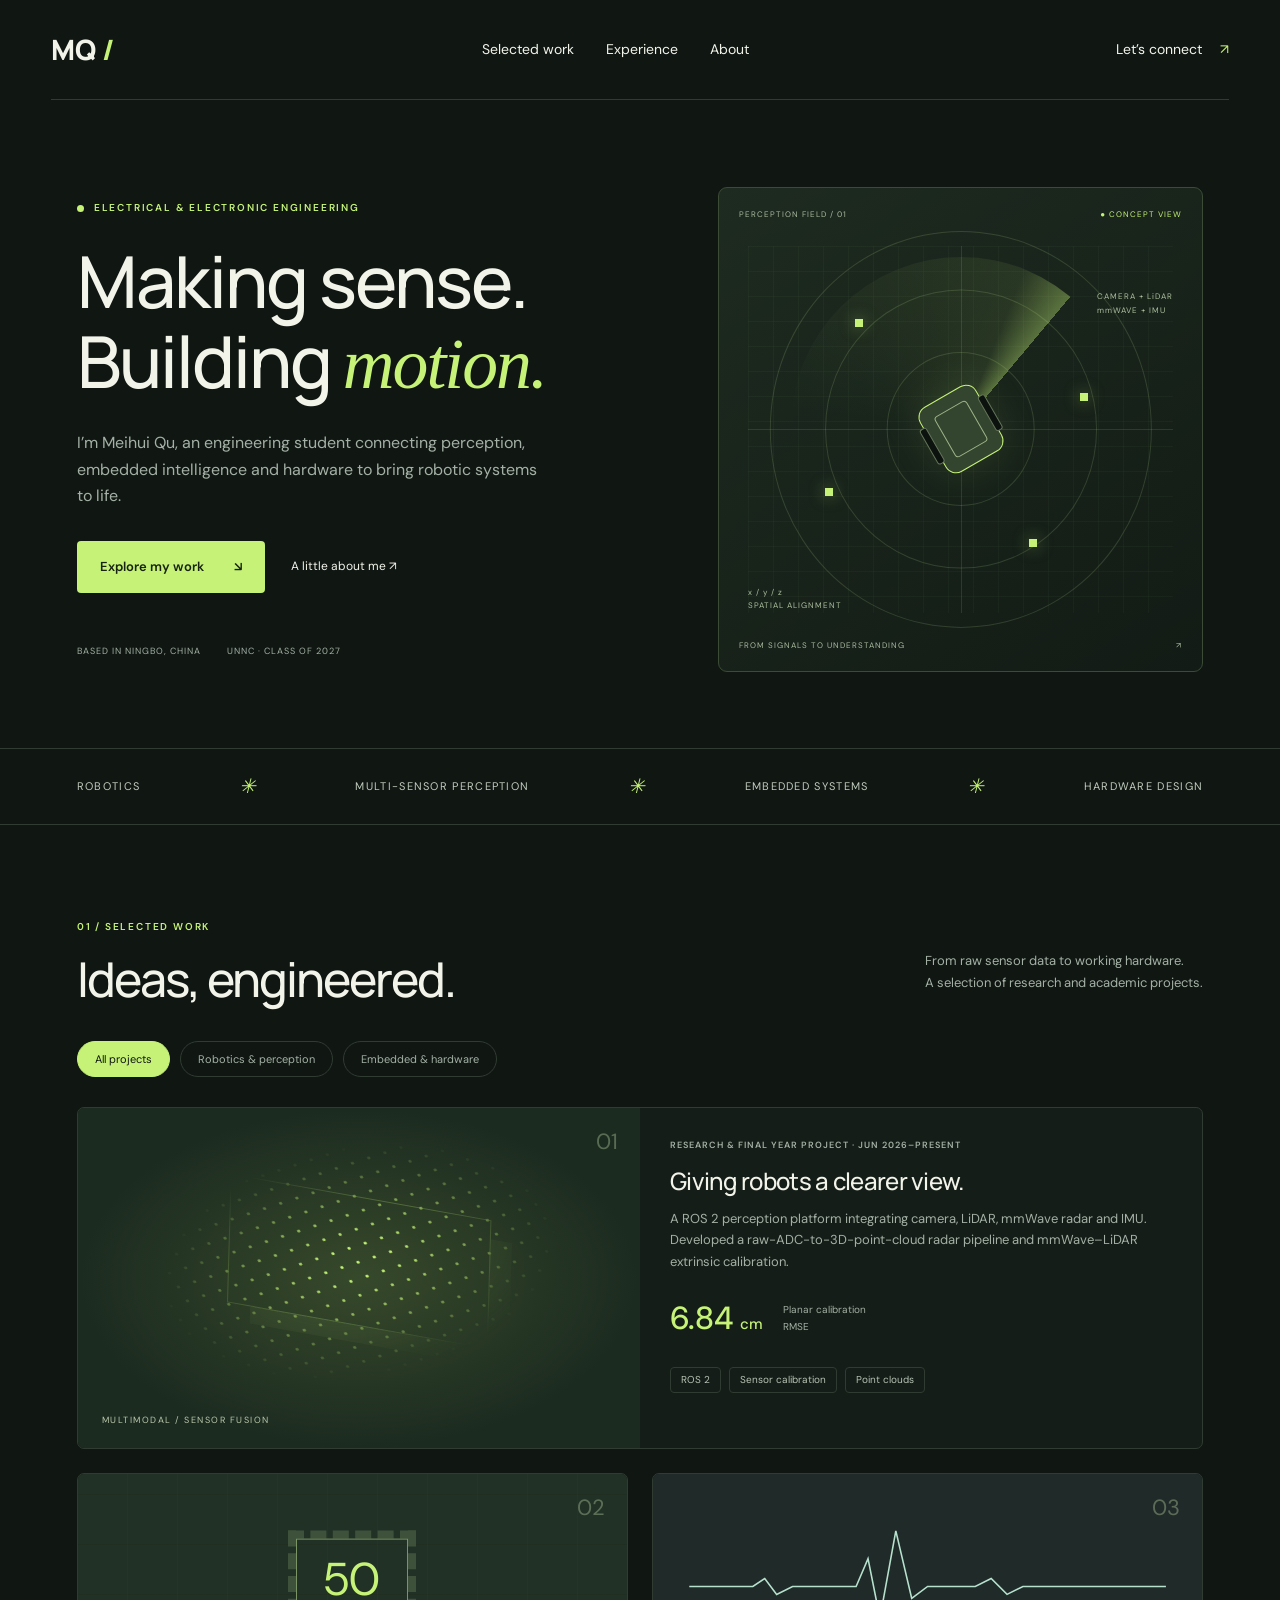
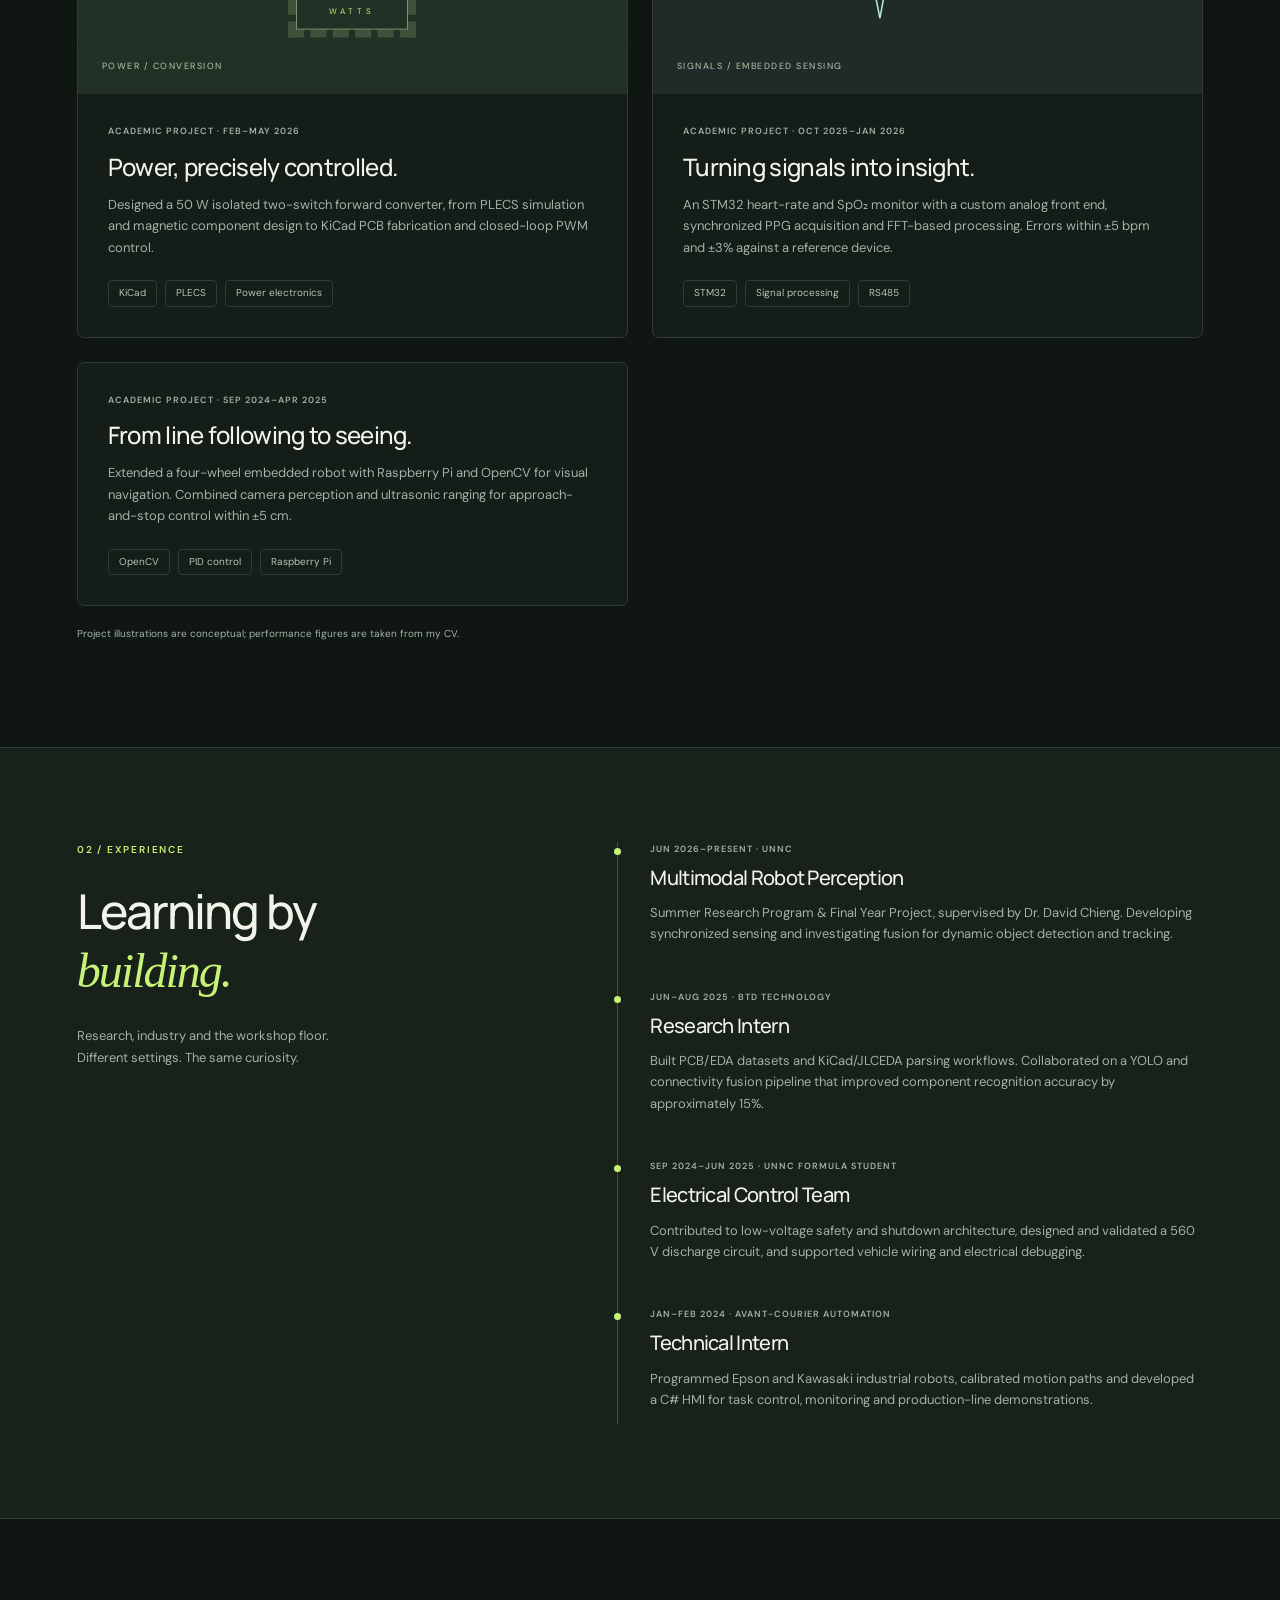
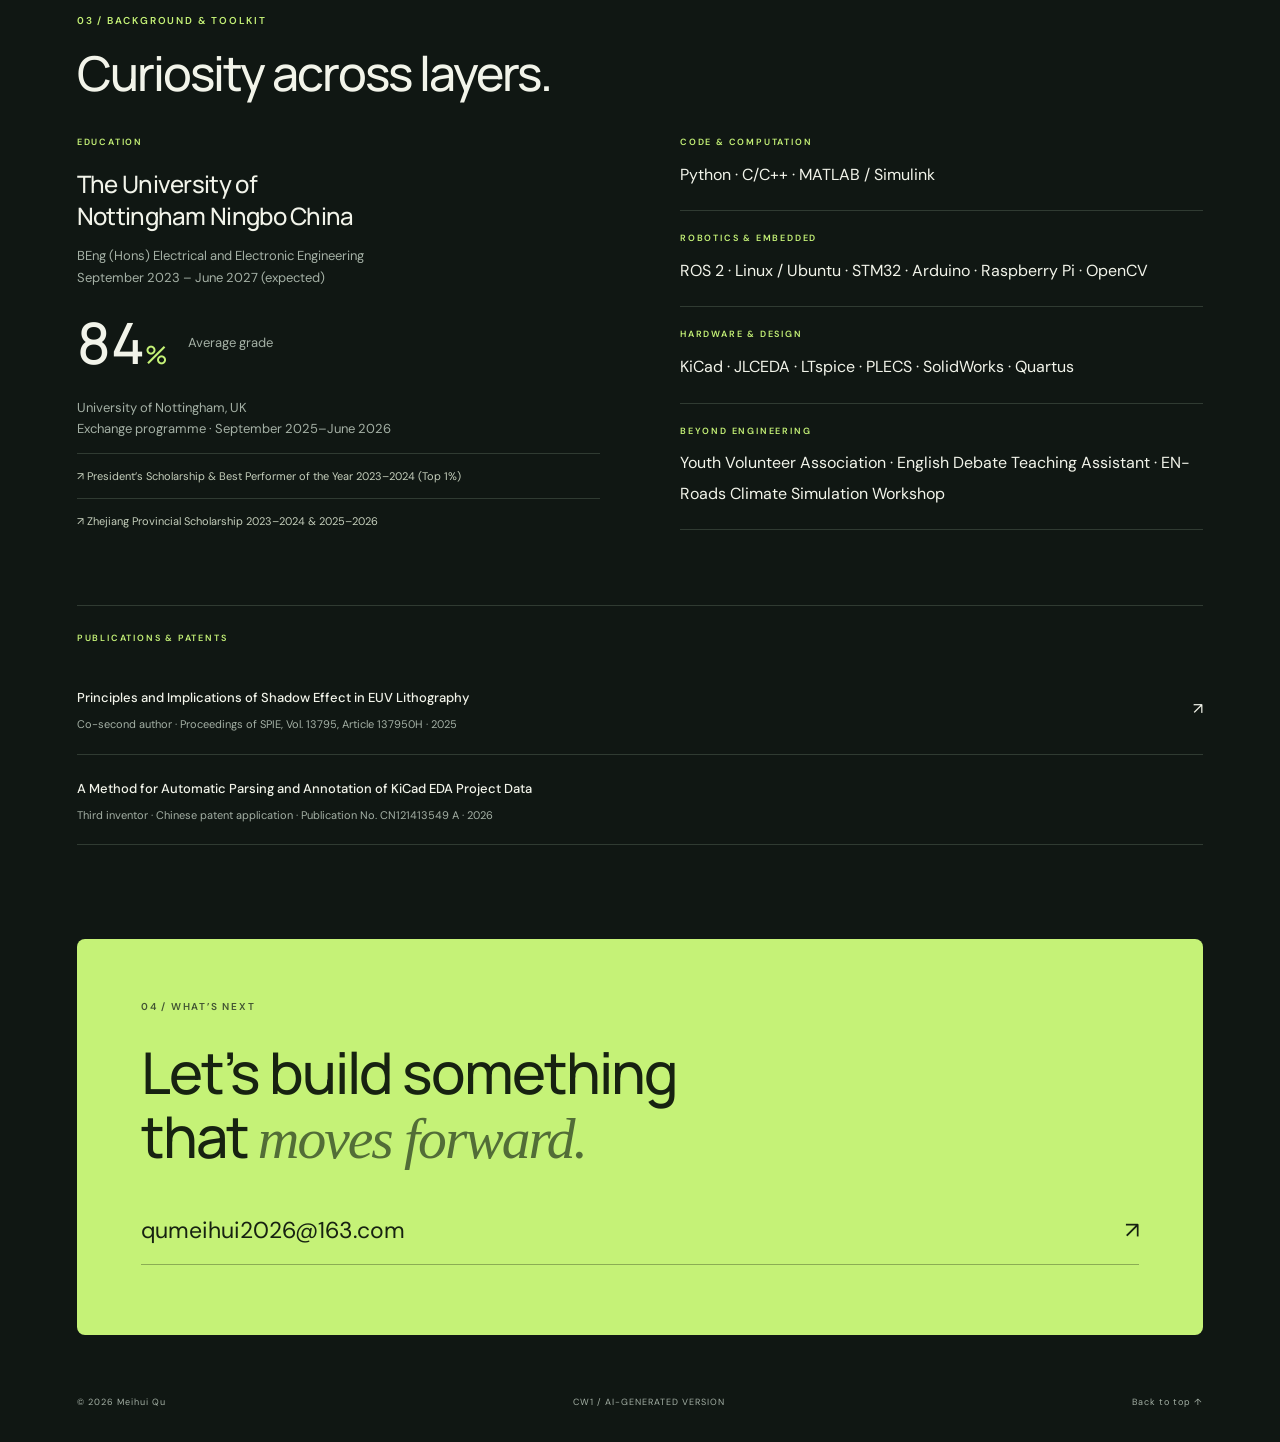
<file: index.html>
<!doctype html>
<html lang="en">
<head>
  <meta charset="utf-8">
  <meta name="viewport" content="width=device-width, initial-scale=1">
  <meta name="description" content="Meihui Qu — Electrical and Electronic Engineering student working across robotics, embedded systems and intelligent perception.">
  <meta name="theme-color" content="#101713">
  <title>Meihui Qu — Engineering intelligent systems</title>
  <link rel="stylesheet" href="styles.css">
  <script src="script.js" defer></script>
</head>
<body>
  <a class="skip" href="#main">Skip to content</a>
  <header class="header"><a class="logo" href="#">MQ<span> / </span></a><nav aria-label="Main navigation"><a href="#work">Selected work</a><a href="#journey">Experience</a><a href="#about">About</a></nav><a class="contact-nav" href="mailto:qumeihui2026@163.com">Let’s connect <span>↗</span></a></header>
  <main id="main">
    <section class="hero wrap">
      <div class="hero-copy"><p class="eyebrow"><span class="dot"></span> ELECTRICAL & ELECTRONIC ENGINEERING</p><h1>Making sense.<br>Building <em>motion.</em></h1><p class="intro">I’m Meihui Qu, an engineering student connecting perception, embedded intelligence and hardware to bring robotic systems to life.</p><div class="hero-actions"><a class="button" href="#work">Explore my work <span>↘</span></a><a class="text-link" href="#about">A little about me ↗</a></div><div class="hero-foot"><span>BASED IN NINGBO, CHINA</span><span>UNNC · CLASS OF 2027</span></div></div>
      <div class="sensor-art" role="img" aria-label="Conceptual illustration of a multi-sensor robot perception system with scanning rings and detected points"><div class="art-top"><span>PERCEPTION FIELD / 01</span><span class="live">● CONCEPT VIEW</span></div><div class="field"><div class="axis horizontal"></div><div class="axis vertical"></div><div class="orbit o1"></div><div class="orbit o2"></div><div class="orbit o3"></div><div class="sweep"></div><div class="robot"><span></span><i></i><b></b></div><span class="target t1"></span><span class="target t2"></span><span class="target t3"></span><span class="target t4"></span><span class="sensor-label">CAMERA + LiDAR<br>mmWAVE + IMU</span><span class="coordinate">x / y / z<br>SPATIAL ALIGNMENT</span></div><div class="art-bottom"><span>FROM SIGNALS TO UNDERSTANDING</span><span>↗</span></div></div>
    </section>
    <div class="discipline-bar"><div class="wrap"><span>ROBOTICS</span><i>✳</i><span>MULTI-SENSOR PERCEPTION</span><i>✳</i><span>EMBEDDED SYSTEMS</span><i>✳</i><span>HARDWARE DESIGN</span></div></div>
    <section id="work" class="wrap section"><div class="section-heading"><div><p class="eyebrow">01 / SELECTED WORK</p><h2>Ideas, engineered.</h2></div><p>From raw sensor data to working hardware.<br>A selection of research and academic projects.</p></div><div class="filters" role="group" aria-label="Filter projects"><button class="active" data-filter="all" aria-pressed="true">All projects</button><button data-filter="robotics" aria-pressed="false">Robotics & perception</button><button data-filter="embedded" aria-pressed="false">Embedded & hardware</button></div>
      <div class="projects">
        <article class="project featured" data-category="robotics"><div class="project-visual fusion" aria-hidden="true"><div class="cloud"></div><span class="visual-caption">MULTIMODAL / SENSOR FUSION</span><span class="visual-number">01</span></div><div class="project-body"><p class="project-meta">RESEARCH & FINAL YEAR PROJECT · JUN 2026–PRESENT</p><h3>Giving robots a clearer view.</h3><p>A ROS 2 perception platform integrating camera, LiDAR, mmWave radar and IMU. Developed a raw-ADC-to-3D-point-cloud radar pipeline and mmWave–LiDAR extrinsic calibration.</p><div class="result"><strong>6.84 <small>cm</small></strong><span>Planar calibration RMSE</span></div><div class="tags"><span>ROS 2</span><span>Sensor calibration</span><span>Point clouds</span></div></div></article>
        <article class="project" data-category="embedded"><div class="project-visual circuit" aria-hidden="true"><span class="circuit-chip">50<span>WATTS</span></span><span class="visual-caption">POWER / CONVERSION</span><span class="visual-number">02</span></div><div class="project-body"><p class="project-meta">ACADEMIC PROJECT · FEB–MAY 2026</p><h3>Power, precisely controlled.</h3><p>Designed a 50 W isolated two-switch forward converter, from PLECS simulation and magnetic component design to KiCad PCB fabrication and closed-loop PWM control.</p><div class="tags"><span>KiCad</span><span>PLECS</span><span>Power electronics</span></div></div></article>
        <article class="project" data-category="embedded"><div class="project-visual pulse" aria-hidden="true"><svg viewBox="0 0 600 180"><path d="M0 100H80L95 90 110 110 130 100H190L210 100 225 65 240 140 260 30 280 115 300 100H360L380 90 400 110 420 100H600"/></svg><span class="visual-caption">SIGNALS / EMBEDDED SENSING</span><span class="visual-number">03</span></div><div class="project-body"><p class="project-meta">ACADEMIC PROJECT · OCT 2025–JAN 2026</p><h3>Turning signals into insight.</h3><p>An STM32 heart-rate and SpO₂ monitor with a custom analog front end, synchronized PPG acquisition and FFT-based processing. Errors within ±5 bpm and ±3% against a reference device.</p><div class="tags"><span>STM32</span><span>Signal processing</span><span>RS485</span></div></div></article>
        <article class="project" data-category="robotics"><div class="project-body"><p class="project-meta">ACADEMIC PROJECT · SEP 2024–APR 2025</p><h3>From line following to seeing.</h3><p>Extended a four-wheel embedded robot with Raspberry Pi and OpenCV for visual navigation. Combined camera perception and ultrasonic ranging for approach-and-stop control within ±5 cm.</p><div class="tags"><span>OpenCV</span><span>PID control</span><span>Raspberry Pi</span></div></div></article>
      </div><p class="project-note">Project illustrations are conceptual; performance figures are taken from my CV.</p>
    </section>
    <section id="journey" class="experience section"><div class="wrap experience-grid"><div><p class="eyebrow">02 / EXPERIENCE</p><h2>Learning by<br><em>building.</em></h2><p class="muted">Research, industry and the workshop floor.<br>Different settings. The same curiosity.</p></div><div class="timeline"><article><p class="project-meta">JUN 2026–PRESENT · UNNC</p><h3>Multimodal Robot Perception</h3><p>Summer Research Program & Final Year Project, supervised by Dr. David Chieng. Developing synchronized sensing and investigating fusion for dynamic object detection and tracking.</p></article><article><p class="project-meta">JUN–AUG 2025 · BTD TECHNOLOGY</p><h3>Research Intern</h3><p>Built PCB/EDA datasets and KiCad/JLCEDA parsing workflows. Collaborated on a YOLO and connectivity fusion pipeline that improved component recognition accuracy by approximately 15%.</p></article><article><p class="project-meta">SEP 2024–JUN 2025 · UNNC FORMULA STUDENT</p><h3>Electrical Control Team</h3><p>Contributed to low-voltage safety and shutdown architecture, designed and validated a 560 V discharge circuit, and supported vehicle wiring and electrical debugging.</p></article><article><p class="project-meta">JAN–FEB 2024 · AVANT-COURIER AUTOMATION</p><h3>Technical Intern</h3><p>Programmed Epson and Kawasaki industrial robots, calibrated motion paths and developed a C# HMI for task control, monitoring and production-line demonstrations.</p></article></div></div></section>
    <section id="about" class="wrap section"><div class="section-heading"><div><p class="eyebrow">03 / BACKGROUND & TOOLKIT</p><h2>Curiosity across layers.</h2></div></div><div class="about-grid"><div class="education"><span class="mini-label">EDUCATION</span><h3>The University of<br>Nottingham Ningbo China</h3><p>BEng (Hons) Electrical and Electronic Engineering<br>September 2023 – June 2027 (expected)</p><div class="grade"><strong>84<span>%</span></strong><p>Average grade</p></div><p>University of Nottingham, UK<br>Exchange programme · September 2025–June 2026</p><div class="award">↗ President’s Scholarship & Best Performer of the Year 2023–2024 (Top 1%)</div><div class="award">↗ Zhejiang Provincial Scholarship 2023–2024 & 2025–2026</div></div><div class="toolkit"><div><span class="mini-label">CODE & COMPUTATION</span><p>Python · C/C++ · MATLAB / Simulink</p></div><div><span class="mini-label">ROBOTICS & EMBEDDED</span><p>ROS 2 · Linux / Ubuntu · STM32 · Arduino · Raspberry Pi · OpenCV</p></div><div><span class="mini-label">HARDWARE & DESIGN</span><p>KiCad · JLCEDA · LTspice · PLECS · SolidWorks · Quartus</p></div><div><span class="mini-label">BEYOND ENGINEERING</span><p>Youth Volunteer Association · English Debate Teaching Assistant · EN-Roads Climate Simulation Workshop</p></div></div></div>
      <div class="publications"><span class="mini-label">PUBLICATIONS & PATENTS</span><a href="https://doi.org/10.1117/12.3086272" target="_blank" rel="noopener noreferrer"><span><strong>Principles and Implications of Shadow Effect in EUV Lithography</strong><small>Co-second author · Proceedings of SPIE, Vol. 13795, Article 137950H · 2025</small></span><span>↗</span></a><div><span><strong>A Method for Automatic Parsing and Annotation of KiCad EDA Project Data</strong><small>Third inventor · Chinese patent application · Publication No. CN121413549 A · 2026</small></span></div></div>
    </section>
    <section class="contact wrap"><p class="eyebrow">04 / WHAT’S NEXT</p><h2>Let’s build something<br>that <em>moves forward.</em></h2><a href="mailto:qumeihui2026@163.com">qumeihui2026@163.com <span>↗</span></a></section>
  </main><footer class="wrap"><span>© <span id="year">2026</span> Meihui Qu</span><span>CW1 / AI-GENERATED VERSION</span><a href="#">Back to top ↑</a></footer>
</body>
</html>
</file>
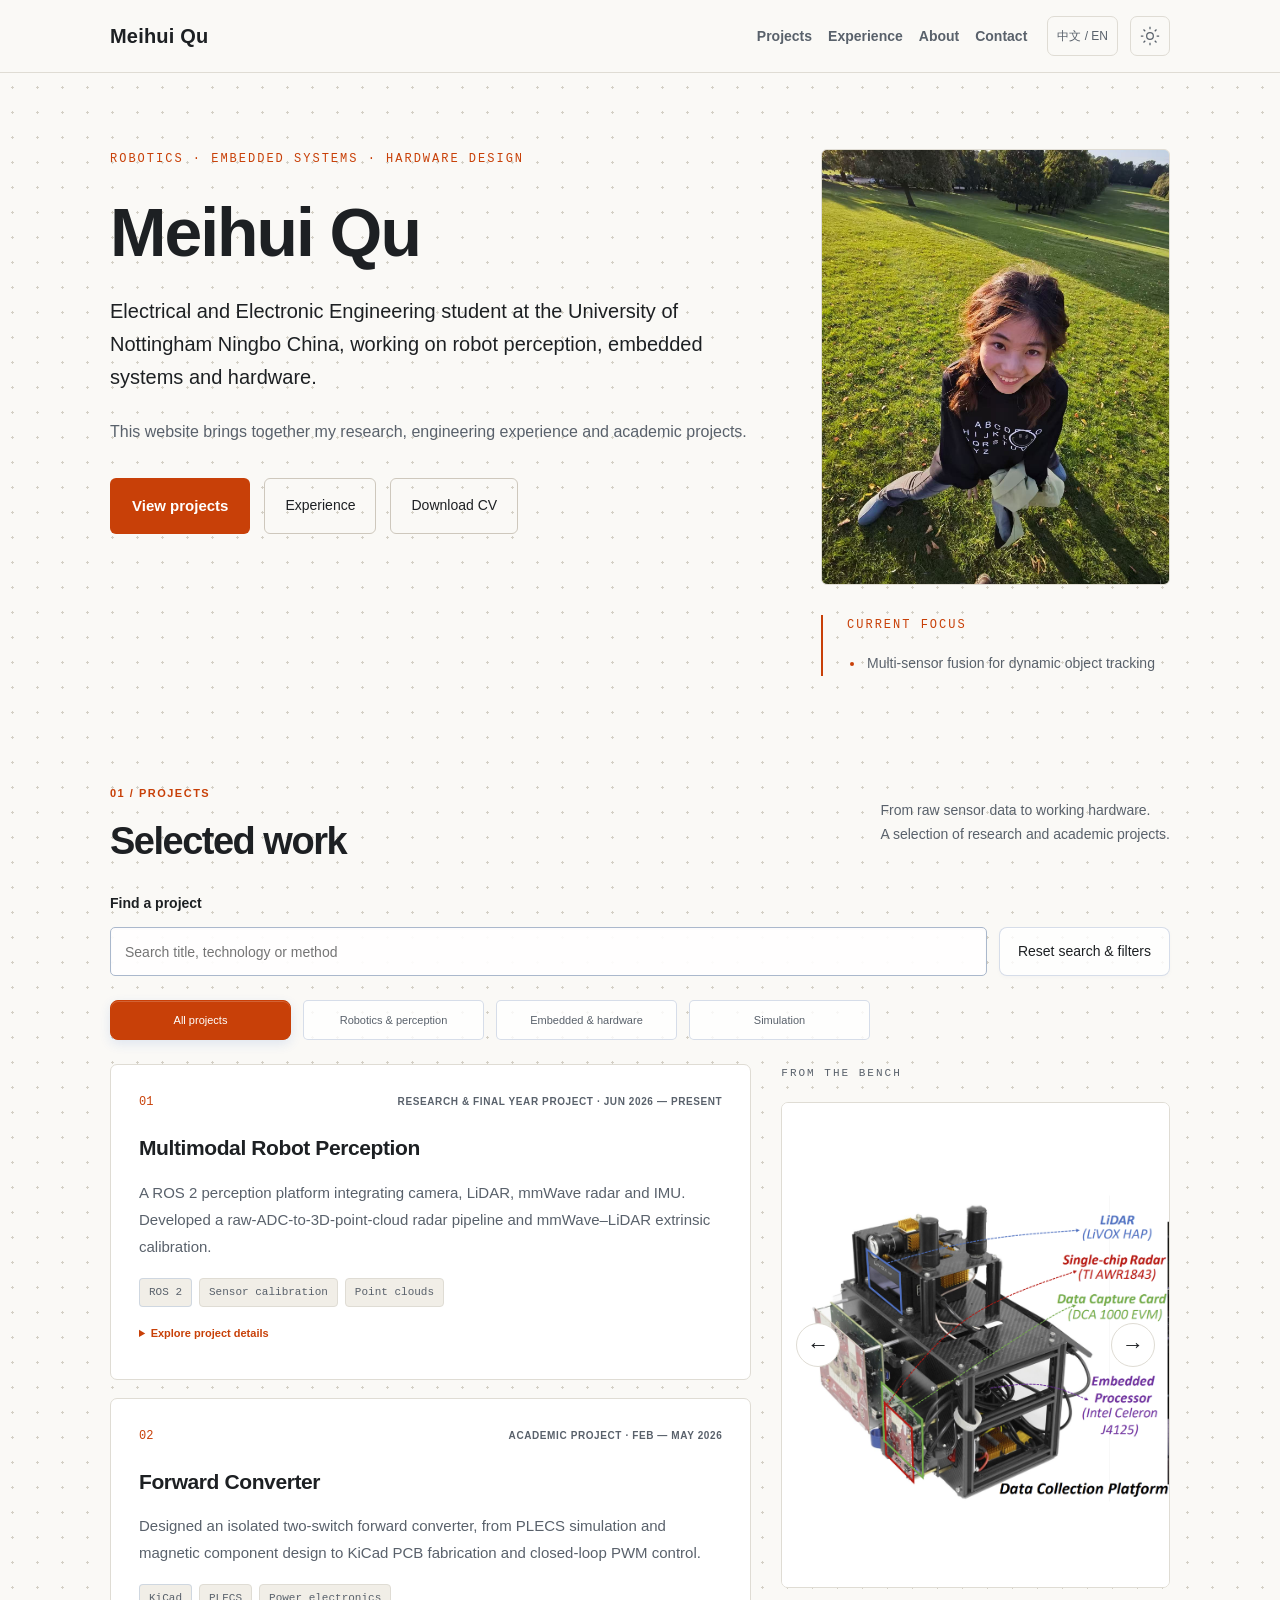
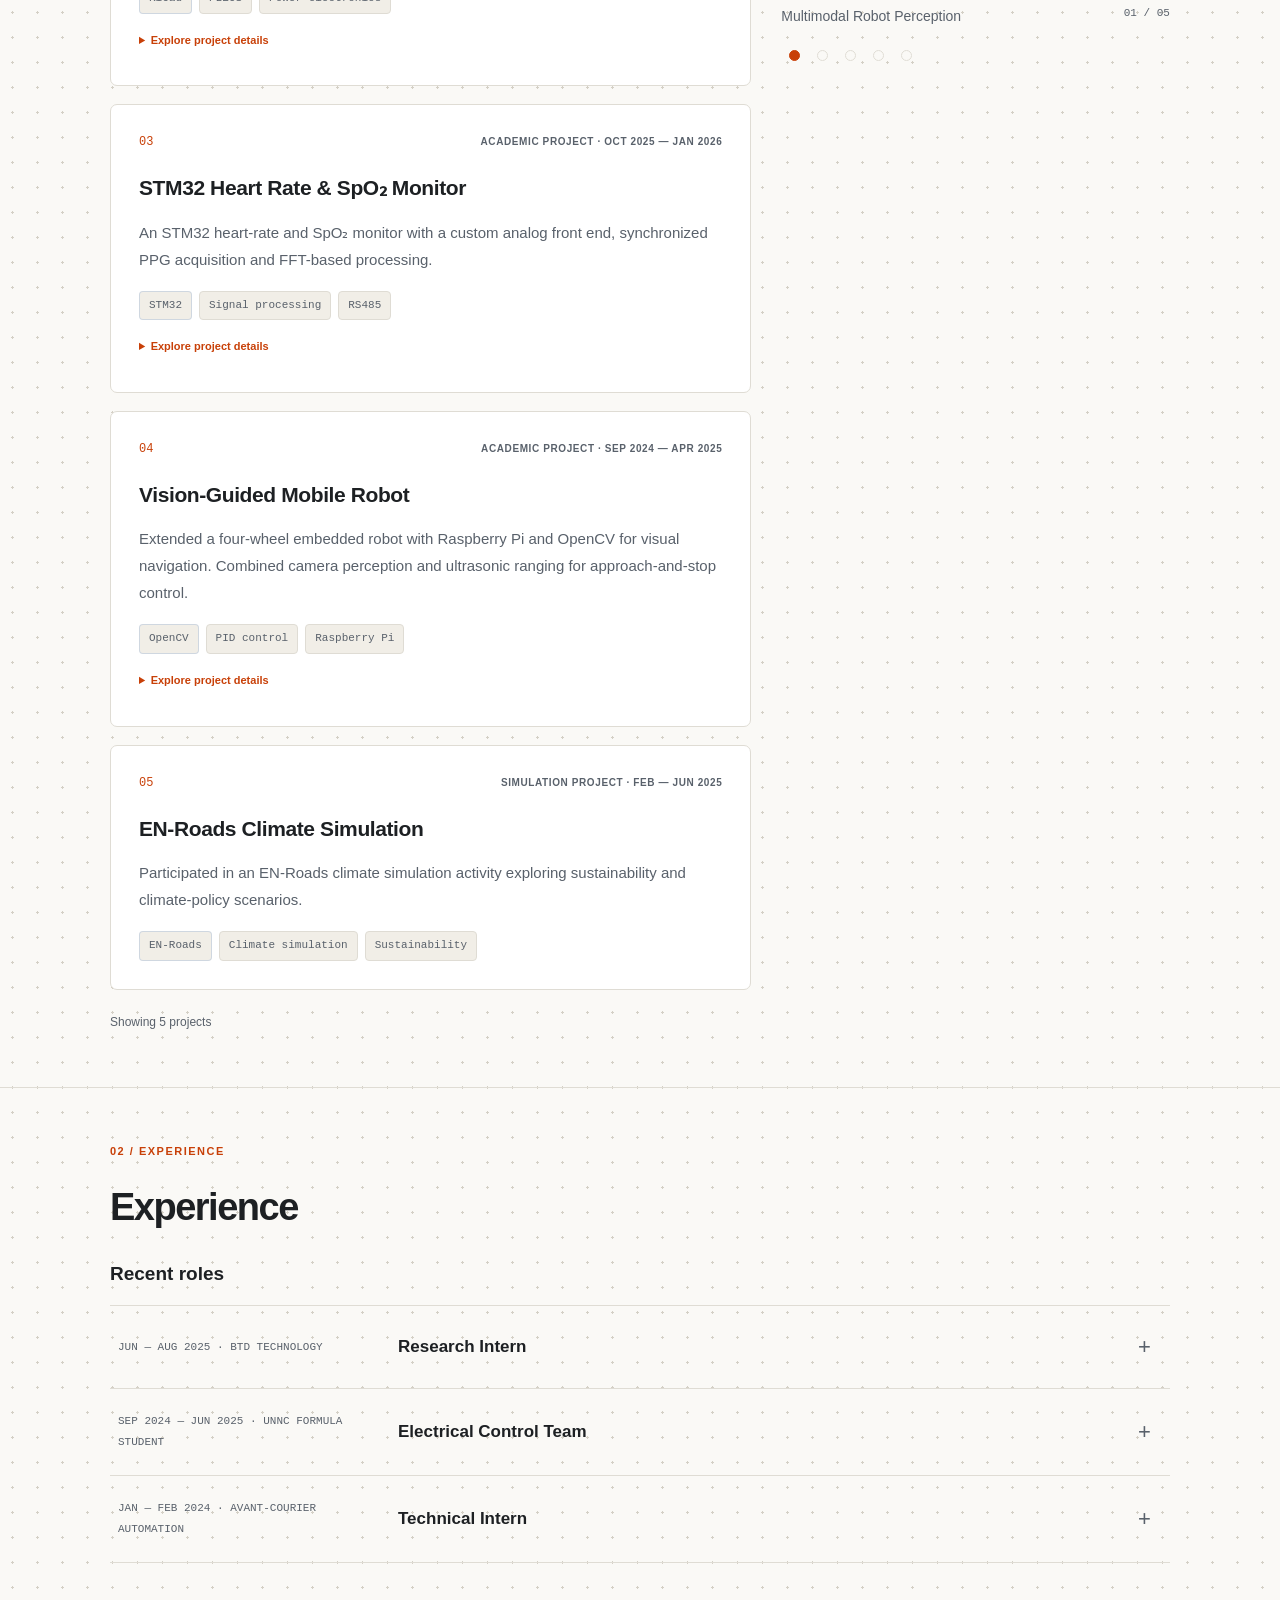
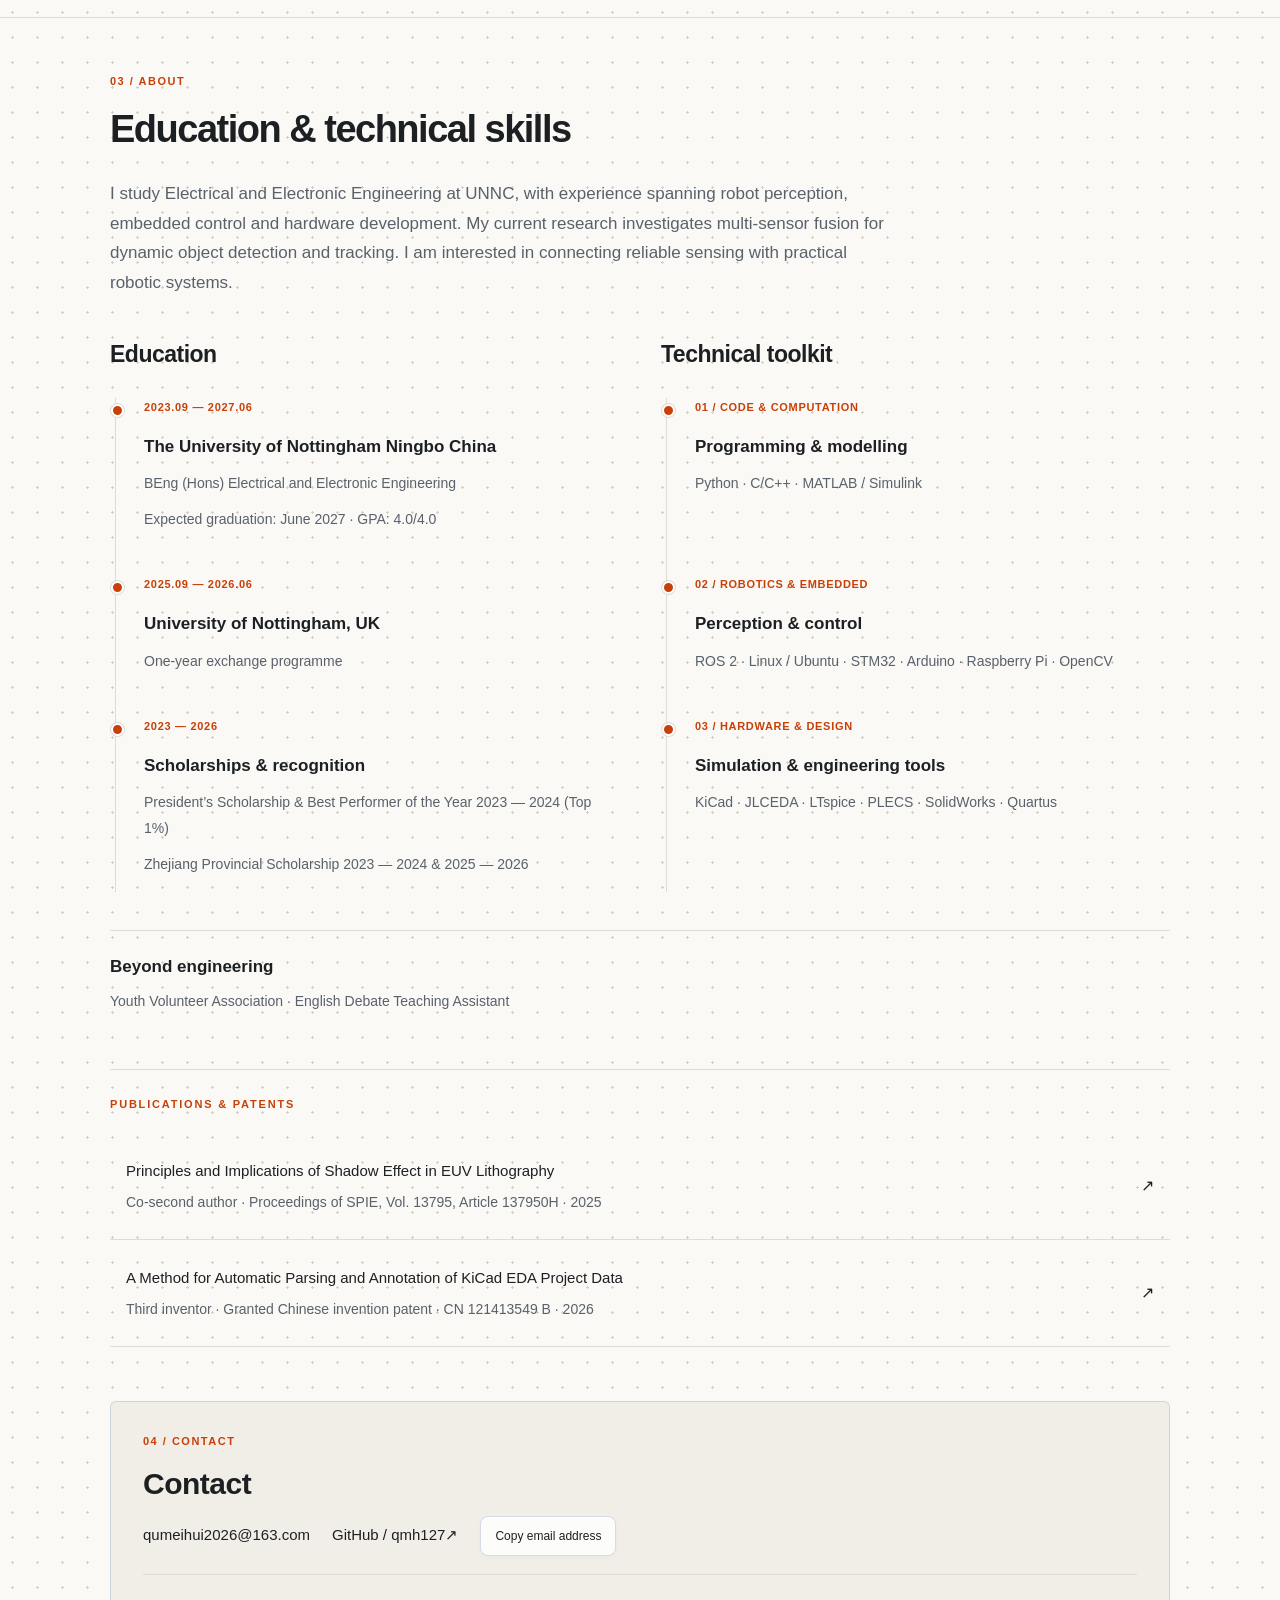
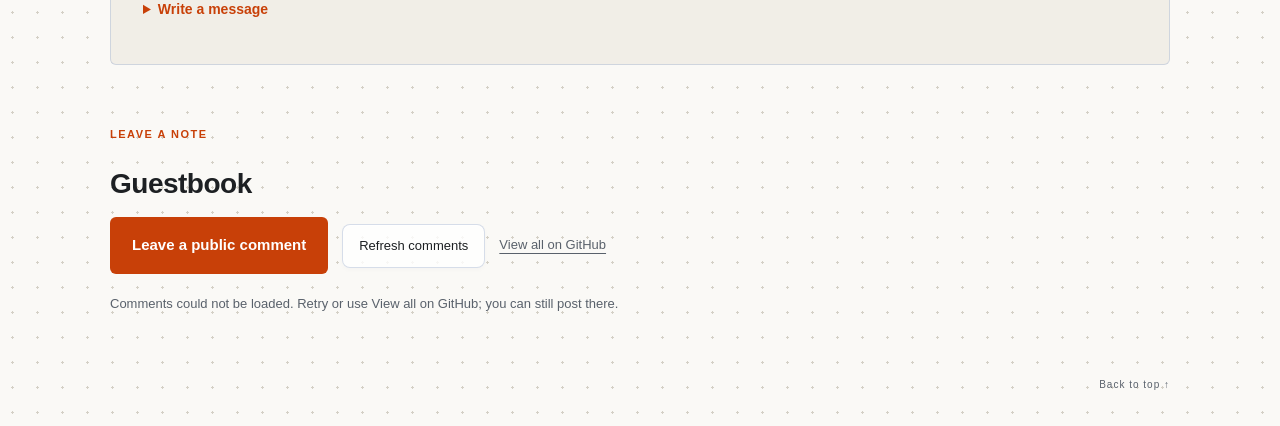
<file: ai-guided/index.html>
<!doctype html>
<html lang="en" data-theme="light">
<head>
  <meta charset="utf-8">
  <meta name="viewport" content="width=device-width, initial-scale=1">
  <meta name="description" content="Meihui Qu — Electrical and Electronic Engineering student working across robotics, embedded systems and intelligent perception.">
  <meta name="theme-color" content="#ffffff">
  <title>Meihui Qu — Engineering intelligent systems</title>
  <link rel="stylesheet" href="styles.css">
  <link rel="stylesheet" href="enhancements.css">
  <link rel="stylesheet" href="white.css"><link rel="stylesheet" href="reference-home.css"><link rel="stylesheet" href="selected-work.css"><link rel="stylesheet" href="profile-polish.css">
  <script src="translations.js" defer></script>
  <script src="script.js?v=20261122-giscus2" defer></script>
</head>
<body>
  <a class="skip" href="#main">Skip to content</a>
  <header class="header"><a class="site-name" href="#main">Meihui Qu</a><div class="preferences" hidden><label><span data-en="Language" data-zh="&#35821;&#35328;">Language</span><select id="language-select" aria-label="Language / Chinese"><option value="en">English</option><option value="zh">&#20013;&#25991;</option></select></label><label><span data-en="Motion" data-zh="&#21160;&#25928;">Motion</span><select id="motion-select" aria-label="Motion preference"><option value="auto" data-en="System" data-zh="&#36319;&#38543;&#31995;&#32479;">System</option><option value="reduce" data-en="Reduced" data-zh="&#20943;&#23569;&#21160;&#25928;">Reduced</option></select></label></div><button class="menu-toggle" aria-expanded="false" aria-controls="navigation">Menu</button><nav id="navigation" aria-label="Main navigation"><a href="#work">Projects</a><a href="#journey">Experience</a><a href="#about">About</a><a href="#contact">Contact</a></nav><button id="language-toggle" type="button" aria-label="Switch language">中文 / EN</button><button id="theme-toggle" type="button" aria-label="Switch to dark mode" aria-pressed="false"><svg viewBox="0 0 24 24" width="20" height="20" aria-hidden="true"><circle cx="12" cy="12" r="4"/><path d="M12 1V4M12 20V23M1 12H4M20 12H23M4.2 4.2L6.3 6.3M17.7 17.7L19.8 19.8M4.2 19.8L6.3 17.7M17.7 6.3L19.8 4.2"/></svg></button></header>
  <main id="main">
<section class="hero wrap"><div class="hero-copy"><p class="eyebrow">ROBOTICS &#183; EMBEDDED SYSTEMS &#183; HARDWARE DESIGN</p><h1>Meihui Qu</h1><p class="hero-lead">Electrical and Electronic Engineering student at the University of Nottingham Ningbo China, working on robot perception, embedded systems and hardware.</p><p class="intro">This website brings together my research, engineering experience and academic projects.</p><div class="hero-actions"><a class="button" href="#work">View projects</a><a class="outline-link" href="#journey">Experience</a><a id="download-cv" class="utility-button" href="assets/Meihui-Qu-CV.pdf" download="Meihui-Qu-CV.pdf">Download CV</a></div></div><aside class="hero-sidebar"><div class="portrait-slot"><img src="assets/photos/portrait.jpg" alt="Meihui Qu" width="1280" height="1700" fetchpriority="high" decoding="async"></div><div class="current-focus"><p class="eyebrow">CURRENT FOCUS</p><ul><li>Multi-sensor fusion for dynamic object tracking</li></ul></div></aside></section>
    
    <section id="work" class="wrap section"><div class="section-heading"><div><p class="eyebrow">01 / PROJECTS</p><h2>Selected work</h2></div><p>From raw sensor data to working hardware.<br>A selection of research and academic projects.</p></div><div class="project-search"><label for="project-search">Find a project</label><input id="project-search" type="search" placeholder="Search title, technology or method" maxlength="100"><button type="button" id="reset-projects">Reset search & filters</button></div><div class="filters" role="group" aria-label="Filter projects"><button class="active" data-filter="all" aria-pressed="true">All projects</button><button data-filter="robotics" aria-pressed="false">Robotics & perception</button><button data-filter="embedded" aria-pressed="false">Embedded & hardware</button><button data-filter="simulation" aria-pressed="false">Simulation</button></div>
      <div class="work-layout"><div class="work-list"><div class="projects">
        <article class="project" aria-label="Project card; use Explore project details to expand" data-category="robotics"><div class="project-body"><p class="project-meta">RESEARCH & FINAL YEAR PROJECT · JUN 2026 — PRESENT</p><h3>Multimodal Robot Perception</h3><p>A ROS 2 perception platform integrating camera, LiDAR, mmWave radar and IMU. Developed a raw-ADC-to-3D-point-cloud radar pipeline and mmWave–LiDAR extrinsic calibration.</p><div class="tags"><span>ROS 2</span><span>Sensor calibration</span><span>Point clouds</span></div></div><details class="project-details"><summary>Explore project details</summary><div><h4>Multimodal robot perception platform</h4><p>Developed synchronized and spatially aligned camera, LiDAR, mmWave radar and IMU data streams in ROS 2. Built a radar processing pipeline from raw ADC data to 3D point clouds and calibrated mmWave–LiDAR extrinsics with corner reflectors. Ongoing work investigates fusion for dynamic object detection and tracking.</p><a href="https://github.com/qmh127/jetson-sensor-stack" target="_blank" rel="noopener noreferrer">View sensor-stack repository ↗</a></div></details></article>
        <article class="project" aria-label="Project card; use Explore project details to expand" data-category="embedded"><div class="project-body"><p class="project-meta">ACADEMIC PROJECT · FEB — MAY 2026</p><h3>Forward Converter</h3><p>Designed an isolated two-switch forward converter, from PLECS simulation and magnetic component design to KiCad PCB fabrication and closed-loop PWM control.</p><div class="tags"><span>KiCad</span><span>PLECS</span><span>Power electronics</span></div></div><details class="project-details"><summary>Explore project details</summary><div><h4>Two-switch forward converter</h4><p>Designed the topology, power stage and magnetic components; simulated ideal and non-ideal behaviour in PLECS; completed PCB design, fabrication and hardware integration with KiCad. Implemented open- and closed-loop PWM control and evaluated voltage regulation across varying loads.</p></div></details></article>
        <article class="project" aria-label="Project card; use Explore project details to expand" data-category="embedded"><div class="project-body"><p class="project-meta">ACADEMIC PROJECT · OCT 2025 — JAN 2026</p><h3>STM32 Heart Rate & SpO&#8322; Monitor</h3><p>An STM32 heart-rate and SpO₂ monitor with a custom analog front end, synchronized PPG acquisition and FFT-based processing.</p><div class="tags"><span>STM32</span><span>Signal processing</span><span>RS485</span></div></div><details class="project-details"><summary>Explore project details</summary><div><h4>STM32 heart-rate and SpO₂ monitor</h4><p>Designed the analog front end and synchronized red/infrared LED modulation with ADC sampling. Used FFT and AC/DC ratio analysis, with a CPLD remote display connected over RS485.</p></div></details></article>
        <article class="project" aria-label="Project card; use Explore project details to expand" data-category="robotics"><div class="project-body"><p class="project-meta">ACADEMIC PROJECT · SEP 2024 — APR 2025</p><h3>Vision-Guided Mobile Robot</h3><p>Extended a four-wheel embedded robot with Raspberry Pi and OpenCV for visual navigation. Combined camera perception and ultrasonic ranging for approach-and-stop control.</p><div class="tags"><span>OpenCV</span><span>PID control</span><span>Raspberry Pi</span></div></div><details class="project-details"><summary>Explore project details</summary><div><h4>Vision-driven mobile robot</h4><p>Built low-level motor control, dual-MCU communication and PID line following. Added a Raspberry Pi and OpenCV for line detection, target recognition and navigation behaviour. Combined visual perception and ultrasonic ranging for approach-and-stop control.</p></div></details></article>
      <article class="project" aria-label="Project card; use Explore project details to expand" data-category="simulation"><div class="project-body"><p class="project-meta">SIMULATION PROJECT · FEB — JUN 2025</p><h3>EN-Roads Climate Simulation</h3><p>Participated in an EN-Roads climate simulation activity exploring sustainability and climate-policy scenarios.</p><div class="tags"><span>EN-Roads</span><span>Climate simulation</span><span>Sustainability</span></div></div></article></div><p class="empty-projects" hidden>No matching projects. Try another keyword or reset the filters.</p><p class="filter-status" role="status" aria-live="polite">Showing all 5 projects</p></div><aside class="project-gallery" aria-label="Project photo gallery"><p class="gallery-heading">FROM THE BENCH</p><div class="gallery-stage"><img id="gallery-image" alt="" hidden><div id="gallery-placeholder"><span>Project photographs</span></div><div class="gallery-arrows"><button type="button" id="gallery-prev" aria-label="Previous photograph">&#8592;</button><button type="button" id="gallery-next" aria-label="Next photograph">&#8594;</button></div></div><div class="gallery-caption"><p id="gallery-title" role="status" aria-live="polite">Multimodal Robot Perception</p><span id="gallery-count">01 / 05</span></div><div class="gallery-dots" role="group" aria-label="Choose photograph"></div></aside></div>
    </section>
    <section id="journey" class="experience section"><div class="wrap experience-grid"><div><p class="eyebrow">02 / EXPERIENCE</p><h2>Experience</h2><p class="muted">Research, industry and the workshop floor.<br>Different settings. The same curiosity.</p></div><h3 class="roles-heading">Recent roles</h3><div class="timeline"><details class="role-detail"><summary><span class="role-date">JUN — AUG 2025 · BTD TECHNOLOGY</span><strong>Research Intern</strong><span class="role-indicator" aria-hidden="true">+</span></summary><div class="role-description"><p>Built PCB/EDA datasets and KiCad/JLCEDA parsing workflows. Collaborated on a YOLO and connectivity fusion pipeline that improved component recognition accuracy.</p></div></details><details class="role-detail"><summary><span class="role-date">SEP 2024 — JUN 2025 · UNNC FORMULA STUDENT</span><strong>Electrical Control Team</strong><span class="role-indicator" aria-hidden="true">+</span></summary><div class="role-description"><p>Contributed to low-voltage safety and shutdown architecture, designed and validated a high-voltage discharge circuit, and supported vehicle wiring and electrical debugging.</p></div></details><details class="role-detail"><summary><span class="role-date">JAN — FEB 2024 · AVANT-COURIER AUTOMATION</span><strong>Technical Intern</strong><span class="role-indicator" aria-hidden="true">+</span></summary><div class="role-description"><p>Programmed Epson and Kawasaki industrial robots, calibrated motion paths and developed a C# HMI for task control, monitoring and production-line demonstrations.</p></div></details></div></div></section>
    <section id="about" class="wrap section"><div class="section-heading"><div><p class="eyebrow">03 / ABOUT</p><h2>Education & technical skills</h2></div></div><p class="about-intro">I study Electrical and Electronic Engineering at UNNC, with experience spanning robot perception, embedded control and hardware development. My current research investigates multi-sensor fusion for dynamic object detection and tracking. I am interested in connecting reliable sensing with practical robotic systems.</p><div class="background-axes">
<div class="education-axis"><h3>Education</h3><ol class="axis-list">
<li><p class="axis-date">2023.09 — 2027.06</p><h4>The University of Nottingham Ningbo China</h4><p>BEng (Hons) Electrical and Electronic Engineering</p><p>Expected graduation: June 2027 · GPA: 4.0/4.0</p></li>
<li><p class="axis-date">2025.09 — 2026.06</p><h4>University of Nottingham, UK</h4><p>One-year exchange programme</p></li>
<li><p class="axis-date">2023 — 2026</p><h4>Scholarships & recognition</h4><p>President’s Scholarship & Best Performer of the Year 2023 — 2024 (Top 1%)</p><p>Zhejiang Provincial Scholarship 2023 — 2024 & 2025 — 2026</p></li>
</ol></div>
<div class="skills-axis" id="skills"><h3>Technical toolkit</h3><ol class="axis-list">
<li><p class="axis-date">01 / CODE & COMPUTATION</p><h4>Programming & modelling</h4><p>Python · C/C++ · MATLAB / Simulink</p></li>
<li><p class="axis-date">02 / ROBOTICS & EMBEDDED</p><h4>Perception & control</h4><p>ROS 2 · Linux / Ubuntu · STM32 · Arduino · Raspberry Pi · OpenCV</p></li>
<li><p class="axis-date">03 / HARDWARE & DESIGN</p><h4>Simulation & engineering tools</h4><p>KiCad · JLCEDA · LTspice · PLECS · SolidWorks · Quartus</p></li>
</ol></div></div>
<div class="activities-note"><h3>Beyond engineering</h3><p>Youth Volunteer Association · English Debate Teaching Assistant</p></div>
      <div class="publications"><span class="mini-label">PUBLICATIONS & PATENTS</span><a href="https://doi.org/10.1117/12.3086272" target="_blank" rel="noopener noreferrer"><span><strong>Principles and Implications of Shadow Effect in EUV Lithography</strong><small>Co-second author · Proceedings of SPIE, Vol. 13795, Article 137950H · 2025</small></span><span>↗</span></a><a href="https://pss-system.cponline.cnipa.gov.cn/documents/detail?prevPageTit=changgui" target="_blank" rel="noopener noreferrer"><span><strong>A Method for Automatic Parsing and Annotation of KiCad EDA Project Data</strong><small>Third inventor · Granted Chinese invention patent · CN 121413549 B · 2026</small></span><span aria-hidden="true">↗</span></a></div>
    </section>
    <section id="contact" class="contact wrap"><p class="eyebrow">04 / CONTACT</p><h2>Contact</h2><span class="email-address">qumeihui2026@163.com <span>↗</span></span><a href="https://github.com/qmh127" target="_blank" rel="noopener noreferrer">GitHub / qmh127 <span>↗</span></a><div class="contact-tools"><button type="button" id="copy-email" class="utility-button">Copy email address</button><p id="copy-status" role="status" aria-live="polite"></p></div>
<details class="contact-compose"><summary>Write a message</summary><form id="contact-form"><h3>Write a message</h3><p id="mail-help">Prepare a message to copy into your email or messaging app. Nothing is sent or stored by this website.</p><div class="form-row"><label>Your name<input name="name" autocomplete="name" maxlength="100" required></label><label>Your email<input name="email" type="email" autocomplete="email" maxlength="180" required></label></div><label>Subject<input name="subject" maxlength="150" required></label><label>Message<textarea name="message" rows="4" maxlength="3000" required></textarea></label><button class="utility-button" type="submit">Prepare message</button><textarea id="prepared-message" aria-label="Prepared message" readonly hidden rows="5"></textarea><p id="mail-status" role="status" aria-live="polite"></p></form></details></section>
  <section id="guestbook" class="wrap section guestbook" aria-labelledby="guestbook-title"><p class="eyebrow">LEAVE A NOTE</p><h2 id="guestbook-title">Guestbook</h2><div class="guestbook-actions"><a class="button" href="https://github.com/qmh127/cw1-ai-generated/issues/2#new_comment_field" target="_blank" rel="noopener noreferrer">Leave a public comment</a><button id="guestbook-refresh" type="button" class="utility-button">Refresh comments</button><a href="https://github.com/qmh127/cw1-ai-generated/issues/2" target="_blank" rel="noopener noreferrer">View all on GitHub</a></div><p id="guestbook-status" role="status" aria-live="polite"></p><div id="guestbook-list" aria-label="Public comments" aria-busy="false"></div><p id="guestbook-empty" hidden></p></section></main><footer class="wrap"><a href="#">Back to top ↑</a></footer>
</body>
</html>
</file>
<file: styles.css>
@import url('https://fonts.googleapis.com/css2?family=DM+Sans:wght@400;500;600;700&family=Manrope:wght@400;500;600;700;800&display=swap');
:root{--bg:#101713;--panel:#18211b;--line:#303b32;--text:#f2f4ea;--muted:#a4b0a5;--accent:#c5f277}*{box-sizing:border-box}html{scroll-behavior:smooth;scroll-padding-top:90px}body{margin:0;background:var(--bg);color:var(--text);font-family:'DM Sans',sans-serif;line-height:1.65}a{color:inherit;text-decoration:none}button{font:inherit}::selection{background:var(--accent);color:var(--bg)}.wrap{width:min(1200px,88%);margin:auto}.header{height:100px;width: min(1360px,92%);margin:auto;display:flex;align-items:center;justify-content:space-between;border-bottom:1px solid var(--line)}.logo{font-family:Manrope,sans-serif;font-size:28px;font-weight:800}.logo span{color:var(--accent)}nav{display:flex;gap:32px;font-size:14px}nav a:hover,.text-link:hover,footer a:hover{color:var(--accent)}.contact-nav{font-size:14px}.contact-nav span{color:var(--accent);margin-left:14px}.hero{display:grid;grid-template-columns:1.2fr 1fr;gap:60px;padding-top:87px;padding-bottom:76px;align-items:center}.eyebrow,.mini-label,.project-meta{font-size:10px;letter-spacing:1.8px;font-weight:600}.eyebrow{color:var(--accent);margin:0 0 24px;display:flex;align-items:center;gap:10px}.dot{display:inline-block;width:7px;height:7px;background:var(--accent);border-radius:50%}h1,h2,h3{font-family:Manrope,sans-serif;line-height:1.12;letter-spacing:-2px;font-weight:500;margin:0}h1{font-size:clamp(48px,5.6vw,78px)}em{font-family:Georgia,serif;font-weight:400;color:var(--accent)}.intro{font-size:16px;color:var(--muted);max-width:460px;margin:26px 0 32px}.hero-actions{display:flex;align-items:center;gap:26px}.button{background:var(--accent);color:#172211;padding:15px 23px;border-radius:4px;font-weight:600;font-size:13px;display:inline-flex;gap:30px}.button:hover{background:#d9ffa1}.text-link{font-size:12px}.hero-foot{display:flex;gap:26px;margin-top:51px;font-size:9px;color:var(--muted);letter-spacing:1px}.sensor-art{aspect-ratio:1;background:linear-gradient(145deg,#1e2b20,#121b15);border:1px solid #3b4b36;border-radius:9px;padding:20px;overflow:hidden;position:relative}.art-top,.art-bottom{display:flex;justify-content:space-between;font-size:8px;letter-spacing:1px;color:#a9b99f}.live{color:var(--accent)}.art-bottom{position:absolute;bottom:19px;left:20px;right:20px}.field{position:absolute;inset:12% 6%;background-image:linear-gradient(#b5d99c09 1px,transparent 1px),linear-gradient(90deg,#b5d99c09 1px,transparent 1px);background-size:25px 25px}.orbit{border:1px solid #bbdf932b;position:absolute;left:50%;top:50%;border-radius:50%;transform:translate(-50%,-50%)}.o1{width:35%;height:42%}.o2{width:64%;height:76%}.o3{width:90%;height:108%}.axis{position:absolute;background:#c5f27720}.horizontal{top:50%;width:100%;height:1px}.vertical{left:50%;height:100%;width:1px}.sweep{position:absolute;width:80%;aspect-ratio:1;left:10%;top:3%;border-radius:50%;background:conic-gradient(from 40deg,transparent 65%,#c5f27716 95%,#c5f27760);animation:scan 18s linear infinite}.robot{position:absolute;left:50%;top:50%;width:65px;height:75px;transform:translate(-50%,-50%) rotate(-30deg);border:1px solid #c5f277;background:#33452e;border-radius:12px;box-shadow:0 0 40px #c5f27722}.robot span{position:absolute;inset:13px;border:1px solid #9db488;border-radius:4px}.robot i,.robot b{position:absolute;top:17px;width:8px;height:40px;background:#0c130e;border:1px solid #647459;border-radius:3px}.robot i{left:-6px}.robot b{right:-6px}.target{position:absolute;width:8px;height:8px;background:var(--accent);box-shadow:0 0 15px #c5f27780}.t1{left:25%;top:20%}.t2{left:78%;top:40%}.t3{left:66%;top:80%}.t4{left:18%;top:66%}.sensor-label,.coordinate{position:absolute;font-size:8px;line-height:1.7;letter-spacing:1px;color:#acbf9e}.sensor-label{top:12%;right:0}.coordinate{bottom:0;left:0}.discipline-bar{border-block:1px solid var(--line);padding:21px 0}.discipline-bar .wrap{display:flex;align-items:center;justify-content:space-between;gap:20px;font-size:11px;letter-spacing:1.3px;color:#c2cbbd}.discipline-bar i{color:var(--accent);font-size:20px}.section{padding-block:94px}.section-heading{display:flex;justify-content:space-between;align-items:end;margin-bottom:35px}.section-heading .eyebrow{margin-bottom:17px}h2{font-size:clamp(34px,4vw,48px)}.section-heading>p,.muted{font-size:13px;color:var(--muted)}.filters{display:flex;gap:10px;margin-bottom:30px}.filters button{border:1px solid var(--line);border-radius:30px;background:none;color:var(--muted);padding:8px 17px;font-size:11px;cursor:pointer}.filters button.active{background:var(--accent);border-color:var(--accent);color:var(--bg)}.projects{display:grid;grid-template-columns:1fr 1fr;gap:24px}.project{border:1px solid var(--line);border-radius:7px;overflow:hidden;background:#141d17}.project[hidden]{display:none}.featured{grid-column:1/-1;display:grid;grid-template-columns:1fr 1fr}.project-visual{min-height:220px;position:relative;overflow:hidden}.featured .project-visual{min-height:340px}.project-body{padding:30px}.project-meta{color:var(--muted);font-size:9px;letter-spacing:1px;margin:0 0 15px}h3{font-size:24px;letter-spacing:-.7px}.project-body>p:not(.project-meta),.timeline p:not(.project-meta){font-size:13px;color:var(--muted)}.tags{display:flex;flex-wrap:wrap;gap:8px;margin-top:22px}.tags span{font-size:10px;padding:4px 10px;border:1px solid var(--line);border-radius:4px;color:#b8c3b5}.result{display:flex;align-items:center;gap:20px;margin-top:20px}.result strong{font-size:32px;color:var(--accent);font-weight:500}.result small{font-size:15px}.result>span{font-size:10px;color:var(--muted);max-width:90px}.visual-caption{position:absolute;left:24px;bottom:20px;font-size:9px;letter-spacing:1.5px;color:#b9c8ab}.visual-number{position:absolute;right:22px;top:16px;color:#a7bf9370;font-size:22px}.fusion{background:radial-gradient(ellipse at center,#37492b,#1c2b20 70%)}.cloud{position:absolute;width:70%;height:70%;top:10%;left:15%;transform:rotate(-18deg) skew(15deg);background-image:radial-gradient(circle,#c5f277 1px,transparent 2px);background-size:17px 16px;mask-image:radial-gradient(ellipse,#000 10%,transparent 70%);border-radius:50%}.cloud:after{content:'';position:absolute;inset:20%;border:1px solid #c5f27770;box-shadow:20px 20px 0 -1px #7b995036;transform:rotate(32deg)}.circuit{background:repeating-linear-gradient(90deg,transparent 0 49px,#c5f2770a 50px),repeating-linear-gradient(0deg,#213126 0 49px,#c5f27712 50px)}.circuit-chip{position:absolute;top:50%;left:50%;transform:translate(-50%,-50%);border:1px solid #7a9465;outline:8px dashed #7a946555;padding:12px 27px;color:var(--accent);font-size:46px;line-height:1.2}.circuit-chip span{display:block;font-size:8px;letter-spacing:4px;text-align:center}.pulse{background:#202a29}.pulse svg{width:100%;position:absolute;top:15%;height:65%;fill:none;stroke:#b5e1cd;stroke-width:2}.project-note{font-size:10px;color:var(--muted);margin-top:20px}.experience{background:#18211a;border-block:1px solid var(--line)}.experience-grid{display:grid;grid-template-columns:1fr 1.3fr;gap:90px}.experience h2{line-height:1.2}.experience .muted{margin-top:26px}.timeline{border-left:1px solid #46523d;padding-left:32px}.timeline article{position:relative;padding-bottom:32px}.timeline article:last-child{padding-bottom:0}.timeline article:before{content:'';width:7px;height:7px;background:var(--accent);position:absolute;left:-36px;top:6px;border-radius:50%}.timeline h3{font-size:20px}.timeline .project-meta{margin-bottom:10px}.about-grid{display:grid;grid-template-columns:1fr 1fr;gap:80px}.mini-label{color:var(--accent);font-size:9px;display:block;margin-bottom:18px}.education h3{line-height:1.35;font-size:24px}.education p{font-size:13px;color:var(--muted)}.grade{display:flex;align-items:center;gap:20px;margin:20px 0}.grade strong{font-family:Manrope,sans-serif;font-size:57px;line-height:1.2;font-weight:500}.grade span{font-size:25px;color:var(--accent)}.award{border-top:1px solid var(--line);padding:13px 0;font-size:11px;color:#c5cfbc}.toolkit>div{padding-bottom:20px;margin-bottom:20px;border-bottom:1px solid var(--line)}.toolkit p{font-size:16px;line-height:1.9;margin:0}.toolkit .mini-label{margin-bottom:10px}.publications{margin-top:55px;border-top:1px solid var(--line);padding-top:25px}.publications>a,.publications>div{display:flex;align-items:center;justify-content:space-between;border-bottom:1px solid var(--line);padding:20px 0}.publications strong{font-size:13px;font-weight:500}.publications small{display:block;color:var(--muted);font-size:11px;margin-top:5px}.publications a:hover{color:var(--accent)}.contact{padding:60px 5% 70px;background:var(--accent);color:#172211;border-radius:8px;margin-bottom:60px}.contact .eyebrow{color:#425533}.contact h2{font-size:clamp(35px,4.5vw,60px)}.contact em{color:#526d37}.contact>a{display:flex;justify-content:space-between;border-bottom:1px solid #17221155;padding:25px 0 15px;margin-top:15px;font-size:clamp(15px,2vw,23px)}footer{display:flex;justify-content:space-between;padding-bottom:32px;color:var(--muted);font-size:9px;letter-spacing:1px}.skip{position:absolute;left:15px;top:-100px;padding:10px;background:var(--accent);color:#111;z-index:10}.skip:focus{top:10px}:focus-visible{outline:2px solid var(--accent);outline-offset:5px}.contact :focus-visible{outline-color:#172211}@keyframes scan{to{transform:rotate(360deg)}}@media(max-width:900px){.hero{gap:30px}.hero-actions{gap:15px}.hero-foot{flex-direction:column;gap:5px}.experience-grid{gap:45px}.about-grid{gap:35px}.discipline-bar .wrap{font-size:9px;gap:10px}.hero .eyebrow{font-size:8px}}@media(max-width:650px){.header{height:78px}.header nav{gap:16px;font-size:11px}.contact-nav{display:none}.hero{grid-template-columns:1fr;padding-top:48px;padding-bottom:40px;gap:40px}h1{font-size:55px}.intro{font-size:15px}.hero-foot{margin-top:30px;flex-direction:row;justify-content:space-between;font-size:8px}.sensor-art{max-width:450px;width:100%;margin:auto}.discipline-bar .wrap{flex-wrap:wrap;justify-content:center;font-size:8px}.discipline-bar i:last-of-type{display:none}.section{padding-block:60px}.section-heading{display:block}.section-heading>p{margin-top:20px}.filters{gap:6px;flex-wrap:wrap}.filters button{font-size:10px;padding:7px 12px}.projects,.featured,.experience-grid,.about-grid{grid-template-columns:1fr}.featured .project-visual{min-height:260px}.project-body{padding:24px}.experience-grid{gap:30px}.about-grid{gap:35px}.publications strong{font-size:12px}.contact{padding:35px 6%;margin-bottom:35px}.contact h2{font-size:36px}footer{gap:15px;flex-wrap:wrap;font-size:8px}.hero-actions{gap:20px}.button{gap:20px}.text-link{font-size:11px}}@media(prefers-reduced-motion:reduce){html{scroll-behavior:auto}.sweep{animation:none}}
</file>
<file: ai-guided/styles.css>
:root{--bg:#101713;--panel:#18211b;--line:#303b32;--text:#f2f4ea;--muted:#a4b0a5;--accent:#c5f277}*{box-sizing:border-box}html{scroll-behavior:smooth;scroll-padding-top:90px}body{margin:0;background:var(--bg);color:var(--text);font-family:'Segoe UI',Arial,sans-serif;line-height:1.65}a{color:inherit;text-decoration:none}button{font:inherit}::selection{background:var(--accent);color:var(--bg)}.wrap{width:min(1200px,88%);margin:auto}.header{height:100px;width: min(1360px,92%);margin:auto;display:flex;align-items:center;justify-content:space-between;border-bottom:1px solid var(--line)}.logo{font-family:'Segoe UI',Arial,sans-serif;font-size:28px;font-weight:800}.logo span{color:var(--accent)}nav{display:flex;gap:32px;font-size:14px}nav a:hover,.text-link:hover,footer a:hover{color:var(--accent)}.contact-nav{font-size:14px}.contact-nav span{color:var(--accent);margin-left:14px}.hero{display:grid;grid-template-columns:1.2fr 1fr;gap:60px;padding-top:87px;padding-bottom:76px;align-items:center}.eyebrow,.mini-label,.project-meta{font-size:10px;letter-spacing:1.8px;font-weight:600}.eyebrow{color:var(--accent);margin:0 0 24px;display:flex;align-items:center;gap:10px}.dot{display:inline-block;width:7px;height:7px;background:var(--accent);border-radius:50%}h1,h2,h3{font-family:'Segoe UI',Arial,sans-serif;line-height:1.12;letter-spacing:-2px;font-weight:500;margin:0}h1{font-size:clamp(48px,5.6vw,78px)}em{font-family:Georgia,serif;font-weight:400;color:var(--accent)}.intro{font-size:16px;color:var(--muted);max-width:460px;margin:26px 0 32px}.hero-actions{display:flex;align-items:center;gap:26px}.button{background:var(--accent);color:#172211;padding:15px 23px;border-radius:4px;font-weight:600;font-size:13px;display:inline-flex;gap:30px}.button:hover{background:#d9ffa1}.text-link{font-size:12px}.hero-foot{display:flex;gap:26px;margin-top:51px;font-size:9px;color:var(--muted);letter-spacing:1px}.sensor-art{aspect-ratio:1;background:linear-gradient(145deg,#1e2b20,#121b15);border:1px solid #3b4b36;border-radius:9px;padding:20px;overflow:hidden;position:relative}.art-top,.art-bottom{display:flex;justify-content:space-between;font-size:8px;letter-spacing:1px;color:#a9b99f}.live{color:var(--accent)}.art-bottom{position:absolute;bottom:19px;left:20px;right:20px}.field{position:absolute;inset:12% 6%;background-image:linear-gradient(#b5d99c09 1px,transparent 1px),linear-gradient(90deg,#b5d99c09 1px,transparent 1px);background-size:25px 25px}.orbit{border:1px solid #bbdf932b;position:absolute;left:50%;top:50%;border-radius:50%;transform:translate(-50%,-50%)}.o1{width:35%;height:42%}.o2{width:64%;height:76%}.o3{width:90%;height:108%}.axis{position:absolute;background:#c5f27720}.horizontal{top:50%;width:100%;height:1px}.vertical{left:50%;height:100%;width:1px}.sweep{position:absolute;width:80%;aspect-ratio:1;left:10%;top:3%;border-radius:50%;background:conic-gradient(from 40deg,transparent 65%,#c5f27716 95%,#c5f27760);animation:scan 18s linear infinite}.robot{position:absolute;left:50%;top:50%;width:65px;height:75px;transform:translate(-50%,-50%) rotate(-30deg);border:1px solid #c5f277;background:#33452e;border-radius:12px;box-shadow:0 0 40px #c5f27722}.robot span{position:absolute;inset:13px;border:1px solid #9db488;border-radius:4px}.robot i,.robot b{position:absolute;top:17px;width:8px;height:40px;background:#0c130e;border:1px solid #647459;border-radius:3px}.robot i{left:-6px}.robot b{right:-6px}.target{position:absolute;width:8px;height:8px;background:var(--accent);box-shadow:0 0 15px #c5f27780}.t1{left:25%;top:20%}.t2{left:78%;top:40%}.t3{left:66%;top:80%}.t4{left:18%;top:66%}.sensor-label,.coordinate{position:absolute;font-size:8px;line-height:1.7;letter-spacing:1px;color:#acbf9e}.sensor-label{top:12%;right:0}.coordinate{bottom:0;left:0}.discipline-bar{border-block:1px solid var(--line);padding:21px 0}.discipline-bar .wrap{display:flex;align-items:center;justify-content:space-between;gap:20px;font-size:11px;letter-spacing:1.3px;color:#c2cbbd}.discipline-bar i{color:var(--accent);font-size:20px}.section{padding-block:94px}.section-heading{display:flex;justify-content:space-between;align-items:end;margin-bottom:35px}.section-heading .eyebrow{margin-bottom:17px}h2{font-size:clamp(34px,4vw,48px)}.section-heading>p,.muted{font-size:13px;color:var(--muted)}.filters{display:flex;gap:10px;margin-bottom:30px}.filters button{border:1px solid var(--line);border-radius:30px;background:none;color:var(--muted);padding:8px 17px;font-size:11px;cursor:pointer}.filters button.active{background:var(--accent);border-color:var(--accent);color:var(--bg)}.projects{display:grid;grid-template-columns:1fr 1fr;gap:24px}.project{border:1px solid var(--line);border-radius:7px;overflow:hidden;background:#141d17}.project[hidden]{display:none}.featured{grid-column:1/-1;display:grid;grid-template-columns:1fr 1fr}.project-visual{min-height:220px;position:relative;overflow:hidden}.featured .project-visual{min-height:340px}.project-body{padding:30px}.project-meta{color:var(--muted);font-size:9px;letter-spacing:1px;margin:0 0 15px}h3{font-size:24px;letter-spacing:-.7px}.project-body>p:not(.project-meta),.timeline p:not(.project-meta){font-size:13px;color:var(--muted)}.tags{display:flex;flex-wrap:wrap;gap:8px;margin-top:22px}.tags span{font-size:10px;padding:4px 10px;border:1px solid var(--line);border-radius:4px;color:#b8c3b5}.result{display:flex;align-items:center;gap:20px;margin-top:20px}.result strong{font-size:32px;color:var(--accent);font-weight:500}.result small{font-size:15px}.result>span{font-size:10px;color:var(--muted);max-width:90px}.visual-caption{position:absolute;left:24px;bottom:20px;font-size:9px;letter-spacing:1.5px;color:#b9c8ab}.visual-number{position:absolute;right:22px;top:16px;color:#a7bf9370;font-size:22px}.fusion{background:radial-gradient(ellipse at center,#37492b,#1c2b20 70%)}.cloud{position:absolute;width:70%;height:70%;top:10%;left:15%;transform:rotate(-18deg) skew(15deg);background-image:radial-gradient(circle,#c5f277 1px,transparent 2px);background-size:17px 16px;mask-image:radial-gradient(ellipse,#000 10%,transparent 70%);border-radius:50%}.cloud:after{content:'';position:absolute;inset:20%;border:1px solid #c5f27770;box-shadow:20px 20px 0 -1px #7b995036;transform:rotate(32deg)}.circuit{background:repeating-linear-gradient(90deg,transparent 0 49px,#c5f2770a 50px),repeating-linear-gradient(0deg,#213126 0 49px,#c5f27712 50px)}.circuit-chip{position:absolute;top:50%;left:50%;transform:translate(-50%,-50%);border:1px solid #7a9465;outline:8px dashed #7a946555;padding:12px 27px;color:var(--accent);font-size:46px;line-height:1.2}.circuit-chip span{display:block;font-size:8px;letter-spacing:4px;text-align:center}.pulse{background:#202a29}.pulse svg{width:100%;position:absolute;top:15%;height:65%;fill:none;stroke:#b5e1cd;stroke-width:2}.project-note{font-size:10px;color:var(--muted);margin-top:20px}.experience{background:#18211a;border-block:1px solid var(--line)}.experience-grid{display:grid;grid-template-columns:1fr 1.3fr;gap:90px}.experience h2{line-height:1.2}.experience .muted{margin-top:26px}.timeline{border-left:1px solid #46523d;padding-left:32px}.timeline article{position:relative;padding-bottom:32px}.timeline article:last-child{padding-bottom:0}.timeline article:before{content:'';width:7px;height:7px;background:var(--accent);position:absolute;left:-36px;top:6px;border-radius:50%}.timeline h3{font-size:20px}.timeline .project-meta{margin-bottom:10px}.about-grid{display:grid;grid-template-columns:1fr 1fr;gap:80px}.mini-label{color:var(--accent);font-size:9px;display:block;margin-bottom:18px}.education h3{line-height:1.35;font-size:24px}.education p{font-size:13px;color:var(--muted)}.grade{display:flex;align-items:center;gap:20px;margin:20px 0}.grade strong{font-family:'Segoe UI',Arial,sans-serif;font-size:57px;line-height:1.2;font-weight:500}.grade span{font-size:25px;color:var(--accent)}.award{border-top:1px solid var(--line);padding:13px 0;font-size:11px;color:#c5cfbc}.toolkit>div{padding-bottom:20px;margin-bottom:20px;border-bottom:1px solid var(--line)}.toolkit p{font-size:16px;line-height:1.9;margin:0}.toolkit .mini-label{margin-bottom:10px}.publications{margin-top:55px;border-top:1px solid var(--line);padding-top:25px}.publications>a,.publications>div{display:flex;align-items:center;justify-content:space-between;border-bottom:1px solid var(--line);padding:20px 0}.publications strong{font-size:13px;font-weight:500}.publications small{display:block;color:var(--muted);font-size:11px;margin-top:5px}.publications a:hover{color:var(--accent)}.contact{padding:60px 5% 70px;background:var(--accent);color:#172211;border-radius:8px;margin-bottom:60px}.contact .eyebrow{color:#425533}.contact h2{font-size:clamp(35px,4.5vw,60px)}.contact em{color:#526d37}.contact>a{display:flex;justify-content:space-between;border-bottom:1px solid #17221155;padding:25px 0 15px;margin-top:15px;font-size:clamp(15px,2vw,23px)}footer{display:flex;justify-content:space-between;padding-bottom:32px;color:var(--muted);font-size:9px;letter-spacing:1px}.skip{position:absolute;left:15px;top:-100px;padding:10px;background:var(--accent);color:#111;z-index:10}.skip:focus{top:10px}:focus-visible{outline:2px solid var(--accent);outline-offset:5px}.contact :focus-visible{outline-color:#172211}@keyframes scan{to{transform:rotate(360deg)}}@media(max-width:900px){.hero{gap:30px}.hero-actions{gap:15px}.hero-foot{flex-direction:column;gap:5px}.experience-grid{gap:45px}.about-grid{gap:35px}.discipline-bar .wrap{font-size:9px;gap:10px}.hero .eyebrow{font-size:8px}}@media(max-width:650px){.header{height:78px}.header nav{gap:16px;font-size:11px}.contact-nav{display:none}.hero{grid-template-columns:1fr;padding-top:48px;padding-bottom:40px;gap:40px}h1{font-size:55px}.intro{font-size:15px}.hero-foot{margin-top:30px;flex-direction:row;justify-content:space-between;font-size:8px}.sensor-art{max-width:450px;width:100%;margin:auto}.discipline-bar .wrap{flex-wrap:wrap;justify-content:center;font-size:8px}.discipline-bar i:last-of-type{display:none}.section{padding-block:60px}.section-heading{display:block}.section-heading>p{margin-top:20px}.filters{gap:6px;flex-wrap:wrap}.filters button{font-size:10px;padding:7px 12px}.projects,.featured,.experience-grid,.about-grid{grid-template-columns:1fr}.featured .project-visual{min-height:260px}.project-body{padding:24px}.experience-grid{gap:30px}.about-grid{gap:35px}.publications strong{font-size:12px}.contact{padding:35px 6%;margin-bottom:35px}.contact h2{font-size:36px}footer{gap:15px;flex-wrap:wrap;font-size:8px}.hero-actions{gap:20px}.button{gap:20px}.text-link{font-size:11px}}@media(prefers-reduced-motion:reduce){html{scroll-behavior:auto}.sweep{animation:none}}
</file>
<file: ai-guided/enhancements.css>
/* Shared spacing, type and accessible controls for the guided iteration. */
:root{--primary:#c5f277;--secondary:#b5e1cd;--background:#101713;--accent:#c5f277;--text:#f2f4ea;--surface:#18211b}
.header{position:sticky;top:0;background:var(--bg);z-index:5;gap:20px;height:86px;width:100%;padding-inline:4%}.header nav{gap:22px}.contact-nav{display:none}.theme-toggle,.menu-toggle{border:1px solid var(--line);color:var(--text);background:var(--panel);border-radius:5px;padding:9px 13px;min-height:44px;cursor:pointer;font-size:12px}.menu-toggle{display:none}.hero-name{font-size:18px;letter-spacing:5px;font-weight:600;margin:0 0 16px}.hero h1{font-size:clamp(42px,4.7vw,66px);letter-spacing:-2px}.hero h1 em{font-family:Georgia,serif}.hero-copy{animation:arrive .6s ease-out both}.hero-foot{font-size:10px}.eyebrow,.mini-label{font-size:11px}.project-meta{font-size:11px}.project-body>p:not(.project-meta),.timeline p:not(.project-meta){font-size:15px}.project{display:flex;flex-direction:column;transition:transform .2s,border-color .2s;background:var(--surface)}.project:hover{transform:translateY(-4px);border-color:var(--accent)}.project-visual{height:230px;min-height:230px;flex-shrink:0}.project-body{display:flex;flex-direction:column;flex:1}.project-body h3{font-size:26px}.tags{margin-top:auto;padding-top:16px}.tags span{font-size:12px}.project-details{border-top:1px solid var(--line);margin-top:24px;padding-top:12px;font-size:14px}.project-details summary{cursor:pointer;padding:10px 0;color:var(--accent);font-weight:600;min-height:44px}.project-details p{color:var(--muted)}.project-details h4{font-size:15px;margin:16px 0 6px}.project-details a{text-decoration:underline;text-underline-offset:4px;color:var(--accent)}.filter-status,.project-note{font-size:12px;color:var(--muted)}.filters button{font-size:13px;min-height:44px}.about-intro{max-width:780px;font-size:17px;color:var(--muted);margin:0 0 38px}.toolkit h3{margin-bottom:28px}.navigation-art{background:linear-gradient(135deg,#26392b,#1a252a)}.path-line{position:absolute;width:48%;height:55%;left:26%;top:15%;border:2px dashed #c5f277;border-radius:40% 15%}.path-line:after{content:'';position:absolute;width:30px;height:38px;left:-16px;top:45%;background:#c5f277;border:6px solid #516447;border-radius:7px}.contact a{min-height:50px}.publications strong{font-size:15px}.publications small,.education p{font-size:14px}.award{font-size:13px}footer{font-size:11px}.sweep{animation:none}.skip:focus{position:fixed;z-index:10}.sensor-art,.project-visual{color-scheme:dark}.contact{color:#172211}.contact :focus-visible{outline-color:#172211}section[id],#skills{scroll-margin-top:100px}
html[data-theme=light]{color-scheme:light;--bg:#f4f5ee;--panel:#e8ecdf;--surface:#fafbf5;--line:#c7cebd;--text:#18241c;--muted:#4d5c4e;--accent:#355b22;--primary:#355b22;--background:#f4f5ee}
html[data-theme=light] .experience{background:#e8ecdf}html[data-theme=light] .tags span,html[data-theme=light] .award,html[data-theme=light] .discipline-bar .wrap{color:#40533d}html[data-theme=light] .button{color:#fff}html[data-theme=light] .contact{background:#d3edaa}html[data-theme=light] .contact em{color:#405e2d}html[data-theme=light] .dot{background:#355b22}html[data-theme=light] .sensor-art .live{color:#c5f277}
@keyframes arrive{from{opacity:0;transform:translateY(14px)}to{opacity:1;transform:translateY(0)}}
@media(max-width:900px){.header nav{gap:12px}.header{gap:12px}.header nav a{font-size:12px}}
@media(max-width:650px){.header{height:76px;flex-wrap:wrap;align-content:center}.menu-toggle{display:block;margin-left:auto}.header nav{display:none;position:absolute;top:76px;left:0;right:0;padding:18px 6%;background:var(--bg);border-bottom:1px solid var(--line);flex-direction:column}.header nav.is-open{display:flex}.header nav a{padding:10px;font-size:15px;min-height:44px}.theme-toggle{font-size:11px}.hero h1{font-size:clamp(36px,9vw,52px)}.hero-name{font-size:15px}.hero-actions{flex-wrap:wrap}.hero-foot{flex-wrap:wrap}.project-body{padding:24px}.project-body h3{font-size:24px}.projects{gap:25px}.contact h2{font-size:32px}.contact>a{overflow-wrap:anywhere}.publications> a{gap:15px}}
@media(prefers-reduced-motion:reduce){*{animation:none!important;transition:none!important}html{scroll-behavior:auto}}
html[data-theme=light] .button:hover{background:#29471b;color:#fff}
</file>
<file: ai-guided/white.css>
/* White / ink / blue. Neutral borders and tints support this palette. */
:root,html[data-theme=light]{color-scheme:light;--primary:#2458c6;--secondary:#19212f;--background:#fff;--bg:#fff;--panel:#f3f6fc;--surface:#fff;--line:#d9dfe8;--text:#19212f;--muted:#526071;--accent:#2458c6}
body{font-family:'Segoe UI',Arial,sans-serif;font-size:16px;line-height:1.75;-webkit-font-smoothing:antialiased}
h1,h2,h3,h4{font-family:'Segoe UI',Arial,sans-serif;font-weight:600}
em,.hero h1 em{font-family:inherit;font-style:normal;font-weight:600;color:var(--accent)}
.header{border-bottom:1px solid var(--line);background:#fff}.header-email{font-size:13px;color:var(--accent);font-weight:600;white-space:nowrap;min-height:44px;display:flex;align-items:center}.logo{color:var(--text)}
.hero{grid-template-columns:1.1fr 1fr;gap:54px;padding-block:66px}.hero h1{font-size:clamp(48px,5.4vw,76px);font-weight:650;letter-spacing:-3px;line-height:1.06}.hero h1>span{display:block;font-size:clamp(27px,3vw,41px);line-height:1.23;letter-spacing:-1.3px;margin-top:22px;font-weight:500}.hero h1 em{font-weight:500}.hero .eyebrow{letter-spacing:1.3px;font-size:11px}.intro{font-size:17px;line-height:1.8;margin:23px 0 25px;max-width:440px}.hero-foot{margin-top:32px;font-size:10px;gap:20px;letter-spacing:.7px}
.button,html[data-theme=light] .button{background:var(--accent);color:white;border-radius:5px;font-size:14px;padding:13px 20px;min-height:48px}.button:hover,html[data-theme=light] .button:hover{background:#1c4397;color:#fff}.text-link{font-size:14px;font-weight:500}.hero-actions{gap:24px}.discipline-bar{background:#f8f9fc}.discipline-bar .wrap,html[data-theme=light] .discipline-bar .wrap{color:var(--muted)}
.perception-panel{border:1px solid var(--line);border-radius:12px;background:#fff;padding:25px;box-shadow:0 12px 38px #19212f06;min-width:0}.panel-heading{display:flex;align-items:center;justify-content:space-between;gap:8px}.panel-heading .mini-label{font-size:9px;letter-spacing:1.1px;margin:0}.concept-badge{font-size:10px;color:var(--muted);border:1px solid var(--line);border-radius:30px;padding:3px 8px;white-space:nowrap}.perception-panel h2{font-size:22px;line-height:1.4;letter-spacing:-.6px;margin-top:22px}.panel-intro{font-size:13px;color:var(--muted);margin:7px 0}.sensor-diagram{width:100%;height:auto;display:block;margin:8px 0}.sensor-diagram text{font-size:10px;font-family:'Segoe UI',Arial,sans-serif;fill:var(--muted);letter-spacing:1px}.sensor-layer{transition:opacity .2s}.sensor-layer.is-muted{opacity:.13}.sensor-controls{display:flex;gap:6px;flex-wrap:wrap}.sensor-controls button{border:1px solid var(--line);border-radius:5px;min-height:44px;flex:1;background:white;color:var(--text);font:inherit;font-size:12px;cursor:pointer;padding:8px 10px}.sensor-controls button[aria-pressed=true]{background:var(--accent);border-color:var(--accent);color:white}.sensor-controls button:hover{border-color:var(--accent)}.sensor-explanation{font-size:13px;line-height:1.65;color:var(--muted);min-height:44px;margin:13px 0 8px}.panel-project{font-size:12px;font-weight:600;color:var(--accent);display:inline-flex;align-items:center;min-height:44px}
.section{padding-block:80px}.section-heading{margin-bottom:32px}.section-heading>p{font-size:14px}.section-heading h2{font-size:clamp(32px,3.5vw,44px);letter-spacing:-1.5px}.eyebrow{letter-spacing:1.5px}.filters{gap:10px;margin-bottom:24px}.filters button{border-radius:5px;font-size:13px;padding:9px 16px;color:var(--muted)}.filters button.active{color:white}.projects{align-items:start;gap:28px}.project{border-radius:9px;cursor:pointer;background:#fff}.project:hover,.project:focus-within{border-color:var(--accent);box-shadow:0 8px 25px #19212f09}.project:focus-within{outline:1px solid var(--accent)}.project-visual{height:auto;min-height:0;border-bottom:1px solid var(--line);background:#f3f6fc;color-scheme:light}.project-visual img{display:block;width:100%;height:auto;aspect-ratio:600/230;object-fit:contain}.image-caption{display:block;padding:8px 24px 12px;font-size:10px;letter-spacing:.4px;color:var(--muted)}.project-body{padding:28px}.project-body h3{font-size:25px;line-height:1.3;letter-spacing:-.6px}.project-meta{font-size:10px;line-height:1.7;letter-spacing:.6px}.project-body>p:not(.project-meta){font-size:15px;line-height:1.8;margin-bottom:0}.tags{margin-top:0;padding-top:22px}.tags span,html[data-theme=light] .tags span{background:#f8f9fc;color:var(--muted);border-color:var(--line);font-size:11px}.result strong{font-size:28px}.result>span{font-size:12px;max-width:120px}.project-details{font-size:15px;margin-top:20px;padding-top:10px}.project-details summary{font-size:14px}.project-details p{font-size:14px;line-height:1.8}.project-details a{display:inline-block;min-height:44px;padding-top:8px}.filter-status{margin:22px 0 0}.project-note{margin:5px 0 0}.experience,html[data-theme=light] .experience{background:#f8f9fc}.experience-grid{gap:70px}.experience h2{font-size:44px;letter-spacing:-1.5px}.timeline{border-color:var(--line)}.timeline article{padding-bottom:30px}.timeline h3{font-size:22px}.timeline .project-meta{font-size:11px}.timeline p:not(.project-meta){line-height:1.8}.muted{font-size:14px}.education h3{font-size:25px}.education p,.publications small{line-height:1.8}.grade strong{font-size:52px}.award,html[data-theme=light] .award{color:var(--muted);font-size:13px}.toolkit p{font-size:16px}.toolkit h3{font-size:24px;letter-spacing:-.6px}.publications strong{font-size:15px}.contact,html[data-theme=light] .contact{background:#f3f6fc;border:1px solid var(--line);color:var(--text);margin-bottom:42px}.contact .eyebrow{color:var(--accent)}.contact h2{font-size:clamp(32px,4vw,52px);letter-spacing:-1.6px}.contact em,html[data-theme=light] .contact em{color:var(--accent)}.contact>a{font-size:clamp(16px,2vw,22px);border-color:var(--line);padding-top:18px}.contact>a:hover{color:var(--accent)}.contact :focus-visible{outline-color:var(--accent)}footer{font-size:10px;line-height:1.8}.skip{background:var(--accent);color:white}.header a,.text-link{min-height:44px;display:inline-flex;align-items:center}button,a,summary{-webkit-tap-highlight-color:#2458c618}
@media(max-width:1000px){.hero{gap:30px}.header nav{gap:14px}.header nav a{font-size:12px}.hero-foot{flex-wrap:wrap}.panel-heading{flex-wrap:wrap}.perception-panel{padding:20px}}
@media(max-width:760px){.hero{grid-template-columns:1fr;padding-block:44px;gap:32px}.hero-copy{max-width:600px}.hero h1{font-size:62px}.hero h1>span{font-size:35px}.perception-panel{width:100%;max-width:540px;margin:auto}.section{padding-block:60px}.experience-grid{gap:32px}.header nav{gap:10px}.header-email{display:none}.header .menu-toggle{margin-left:auto}.hero-foot{flex-direction:row;justify-content:flex-start}}
@media(max-width:650px){.header{padding-inline:6%}.header-email{display:none}.hero h1{font-size:clamp(44px,12vw,60px);letter-spacing:-2px}.hero h1>span{font-size:clamp(26px,7vw,34px);letter-spacing:-.8px}.hero .eyebrow{font-size:9px;letter-spacing:.8px}.intro{font-size:16px}.hero-actions{gap:22px}.panel-heading .mini-label{font-size:9px}.perception-panel h2{font-size:21px}.hero-foot{font-size:9px;gap:12px}.discipline-bar .wrap{gap:9px}.section-heading h2,.experience h2{font-size:34px}.project-body{padding:23px}.project-body h3{font-size:24px}.image-caption{font-size:9px;padding-inline:20px}.section-heading>p{font-size:14px}.contact h2{font-size:32px}.contact{padding:30px 6%}.sensor-controls button{padding:8px;font-size:11px}.publications strong{font-size:14px}}
@media(prefers-reduced-motion:reduce){.sensor-layer{transition:none}.hero-copy{animation:none}}
.header .contact-nav{display:none}
.hero-copy{animation:none}
html[data-theme=light] .dot{background:var(--accent)}
@media(max-width:650px){.header .header-email{display:none}}

/* Consistent panel padding and aligned card content. */
:root{--card-padding:32px}
.header{padding-inline:max(6%,calc((100% - 1200px)/2));justify-content:space-between}
.header nav{gap:28px}
.perception-panel{padding:var(--card-padding)}
.concept-badge{padding:7px 12px;line-height:1.5}
.projects{grid-template-columns:repeat(2,minmax(0,1fr));align-items:stretch;gap:28px}
.project{min-width:0;height:100%}
.project-body{padding:var(--card-padding);gap:0}
.project-body h3{margin:0;min-width:0;overflow-wrap:anywhere}
.project-body>.project-meta{margin:0 0 16px}
.project-body>p:not(.project-meta){margin:16px 0 0}
.project-body>.result{margin:20px 0 0;padding:8px 0;min-height:62px}
.result strong{white-space:nowrap}
.result>span{max-width:150px;line-height:1.6}
.project-body>.tags{padding-top:20px;margin:0;align-content:start;align-items:start}
.tags span{padding:7px 12px;line-height:1.5}
.project-details{margin:20px 0 0;padding-top:12px}
.project-details summary{padding:12px 4px;line-height:1.6}
.project-details>div{padding:4px 4px 8px}
.project-visual{padding:16px var(--card-padding) 18px}
.project-visual img{width:100%;height:auto}
.image-caption{padding:12px 0 0;line-height:1.8;min-height:44px}
.filters{display:grid;grid-template-columns:repeat(3,minmax(0,1fr));max-width:660px;gap:12px}
.filters button{width:100%;min-height:48px;padding:12px 16px;line-height:1.5}
.sensor-controls{display:grid;grid-template-columns:repeat(5,minmax(0,1fr));gap:8px}
.sensor-controls button{width:100%;min-width:0;min-height:46px;padding:12px 6px;line-height:1.5}
.sensor-explanation{margin-top:16px;min-height:44px}
.panel-project{padding:10px 0;min-height:44px}
.contact,html[data-theme=light] .contact{padding:48px}
@supports(grid-template-rows:subgrid){
 .project{display:grid;grid-row:span 7;grid-template-rows:subgrid;row-gap:0}
 .project-body{display:grid;grid-row:span 6;grid-template-rows:subgrid;row-gap:0}
 .project-visual{display:flex;flex-direction:column;justify-content:space-between}
}
@media(max-width:900px){.header nav{gap:18px}:root{--card-padding:26px}}
@media(max-width:650px){
 :root{--card-padding:24px}
 .header{justify-content:flex-end}
 .header nav{gap:8px}
 .header .menu-toggle{margin-left:0}
 .projects{grid-template-columns:minmax(0,1fr);gap:24px}
 .filters{gap:8px}
 .filters button{font-size:11px;padding:12px 8px}
 .sensor-controls{gap:6px}
 .sensor-controls button{padding:12px 4px;font-size:11px}
 .contact,html[data-theme=light] .contact{padding:28px 24px}
}

/* Content-first revision: no invented project imagery or sensor demo. */
.hero{grid-template-columns:minmax(0,1fr);padding-block:56px;gap:0}
.hero-copy{max-width:850px}
.hero h1>span{font-size:clamp(26px,3vw,38px);line-height:1.35}
.intro{max-width:650px}
.hero-foot{margin-top:26px}
.section{padding-block:60px}
.project{cursor:pointer}
.project-body{padding:36px}
.project-body h3{line-height:1.45;font-size:24px;letter-spacing:-.4px}
.project-details>div{padding:12px 8px}
.project-details p{margin-block:12px 20px}
.project-details summary{padding:16px 8px}
.toolkit>div{padding:20px 0 24px}
.education{padding-right:16px}
.publications>a,.publications>div{padding:24px 16px;gap:24px}
.contact>a{padding:22px 8px;line-height:1.7}
@supports(grid-template-rows:subgrid){.project{grid-row:span 6}.project-body{grid-row:span 6}}
@media(max-width:650px){.hero{padding-block:40px}.hero-copy{max-width:100%}.project-body{padding:28px}.project-body h3{font-size:22px}.section{padding-block:44px}.education{padding-right:0}.publications>a,.publications>div{padding:22px 12px}}
.hero-actions{flex-wrap:wrap}
.utility-button,.project-search button{font:inherit;font-size:14px;line-height:1.5;padding:13px 18px;min-height:48px;border:1px solid var(--line);border-radius:5px;background:white;color:var(--accent);cursor:pointer}
.utility-button:hover,.project-search button:hover{border-color:var(--accent);background:#f3f6fc}
.project-search{display:grid;grid-template-columns:1fr auto;gap:12px;margin-bottom:24px;max-width:800px}
.project-search>label{grid-column:1/-1;font-size:14px;font-weight:600}
input,textarea{font:inherit;font-size:16px;width:100%;min-width:0;padding:14px 16px;line-height:1.6;border:1px solid #aab5c4;border-radius:5px;background:#fff;color:var(--text)}
textarea{resize:vertical;min-height:150px}
.empty-projects{padding:24px;border:1px solid var(--line);border-radius:6px;color:var(--muted)}
.contact-tools{margin-top:24px}.contact-tools p,#mail-status{font-size:14px;overflow-wrap:anywhere}
#contact-form{border-top:1px solid var(--line);padding-top:32px;margin-top:28px;max-width:850px}
#contact-form h3{font-size:24px;letter-spacing:-.5px}
#mail-help{font-size:14px;color:var(--muted);max-width:650px;margin:16px 0 24px}
#contact-form label{display:flex;flex-direction:column;gap:8px;font-size:14px;font-weight:600;margin-bottom:22px}
.form-row{display:grid;grid-template-columns:1fr 1fr;gap:22px}
@media(max-width:650px){.form-row,.project-search{grid-template-columns:minmax(0,1fr)}.project-search>label{grid-column:auto}.hero-actions{align-items:stretch}.hero-actions .utility-button{width:100%}}
@media print{
 @page{margin:16mm}
 .header,.skip,.hero-actions,.project-search,.filters,.filter-status,.empty-projects,.contact-tools,#contact-form,footer{display:none!important}
 body{font-size:11pt;color:#111;background:white}
 .wrap{width:100%;max-width:none}.hero,.section{padding-block:16px}.hero h1{font-size:30pt}.hero h1>span{font-size:17pt}
 .projects,.project,.project-body,.experience-grid,.about-grid{display:block!important;grid-row:auto!important}
 .project{height:auto;border:1px solid #aaa;margin:16px 0;break-inside:avoid}
 .project-body{padding:20px}.project-details{padding:16px 20px;margin:0;border-top:1px solid #ccc}
 .project-body h3{font-size:16pt}.project-body p,.project-details p{font-size:11pt}.experience{background:white!important}
 .contact,html[data-theme=light] .contact{background:white;padding:20px;margin-top:20px}.timeline article{break-inside:avoid}
 *{box-shadow:none!important;animation:none!important;transition:none!important}
}

/* Small, compositor-friendly interaction details. */
.preferences{display:flex;gap:18px;align-items:center}.preferences label{display:flex;gap:8px;align-items:center;font-size:12px;color:var(--muted)}
.preferences select{font:inherit;background:white;color:var(--text);border:1px solid var(--line);border-radius:5px;padding:10px 12px;min-height:44px;max-width:120px}
.header{position:sticky;gap:20px}.header .menu-toggle{display:block;margin-left:auto;min-width:80px}
.header #navigation{display:none;position:absolute;top:calc(100% + 8px);right:max(6%,calc((100% - 1200px)/2));left:auto;width:240px;padding:16px;border:1px solid var(--line);border-radius:8px;background:#fff;box-shadow:0 10px 24px #19212f0d;flex-direction:column;gap:4px}
.header #navigation.is-open{display:flex}.header #navigation a{padding:10px 14px;border-radius:4px;font-size:14px}.header #navigation a:hover{background:#f3f6fc}
button,.button,.utility-button{transition:transform 120ms ease,background-color 150ms ease,border-color 150ms ease}
button:active,.button:active,.utility-button:active{transform:translateY(1px) scale(.98)}
.project{transition:transform 180ms ease,border-color 180ms ease,box-shadow 180ms ease}
@media(hover:hover) and (pointer:fine){.project:hover{transform:translateY(-3px)}}
main>section{transition:opacity 320ms ease,transform 320ms ease}
.reveal-pending{opacity:0;transform:translateY(12px)}
html[lang=zh-CN] body{font-family:'Segoe UI','Microsoft YaHei',sans-serif}
html[lang=zh-CN] h1,html[lang=zh-CN] h2,html[lang=zh-CN] h3{letter-spacing:0;line-height:1.4}
html[data-motion=reduce] *,html[data-motion=reduce] *::before,html[data-motion=reduce] *::after{animation:none!important;transition:none!important;scroll-behavior:auto!important}
html[data-motion=reduce] .project:hover,html[data-motion=reduce] button:active,html[data-motion=reduce] .button:active{transform:none}
@media(prefers-reduced-motion:reduce){*{animation:none!important;transition:none!important;scroll-behavior:auto!important}.reveal-pending{opacity:1;transform:none}.project:hover,button:active,.button:active{transform:none}}
@media(max-width:650px){.header{height:auto;min-height:84px;padding-block:12px;flex-wrap:nowrap;gap:10px}.preferences{gap:10px}.preferences label{flex-direction:column;gap:3px;align-items:flex-start;font-size:10px}.preferences select{font-size:11px;padding:8px;max-width:102px}.header .menu-toggle{min-width:64px;padding:10px}.header #navigation{right:6%;left:6%;width:auto}.header .header-email{display:none}}
@media print{.reveal-pending{opacity:1!important;transform:none!important}main>section{transition:none!important}}

/* Frosted surfaces: opaque fallback first; blur only on small overlays. */
:root{--glass-border:rgba(180,194,215,.55);--glass-shadow:0 8px 30px rgba(31,52,88,.045),inset 0 1px 0 rgba(255,255,255,.95)}
body{background:#fff;background-image:radial-gradient(ellipse 800px 550px at 90% 10%,rgba(222,234,253,.36),transparent 75%),radial-gradient(ellipse 600px 500px at 0 45%,rgba(233,239,249,.4),transparent 75%);background-repeat:no-repeat}
.header{background:rgba(255,255,255,.94);border-bottom:1px solid var(--glass-border);box-shadow:0 2px 16px rgba(31,52,88,.025)}
.project{background:rgba(255,255,255,.82);border:1px solid var(--glass-border);border-radius:14px;box-shadow:var(--glass-shadow)}
.project:hover,.project:focus-within{border-color:rgba(100,135,194,.65);box-shadow:0 14px 34px rgba(31,52,88,.085),inset 0 1px 0 white}
.header #navigation{background:rgba(255,255,255,.96);border:1px solid var(--glass-border);border-radius:12px;box-shadow:0 16px 42px rgba(31,52,88,.11),inset 0 1px 0 white}
.preferences select,.menu-toggle,.utility-button,.project-search button,.filters button{background:rgba(255,255,255,.8);border-color:var(--glass-border);box-shadow:inset 0 1px 0 white,0 2px 5px rgba(31,52,88,.025);border-radius:8px}
.filters button.active,.button,html[data-theme=light] .button{background:#2458c6;color:#fff;box-shadow:inset 0 1px 0 rgba(255,255,255,.18),0 4px 12px rgba(36,88,198,.12);border-radius:8px}
.contact,html[data-theme=light] .contact{background:rgba(244,248,255,.82);border-color:var(--glass-border);border-radius:16px;box-shadow:var(--glass-shadow)}
input,textarea{background:rgba(255,255,255,.92);border-color:#aab8cc;box-shadow:inset 0 1px 3px rgba(31,52,88,.025)}
.tags span,html[data-theme=light] .tags span{background:rgba(242,246,252,.9);border-color:rgba(190,203,222,.65)}
@supports(backdrop-filter:blur(12px)){
 .header{background:rgba(255,255,255,.82);backdrop-filter:blur(12px)}
 .header #navigation{background:rgba(255,255,255,.88);backdrop-filter:blur(16px)}
}
@media(prefers-reduced-transparency:reduce){
 .header,.header #navigation,.project{background:#fff;backdrop-filter:none}
 .contact,html[data-theme=light] .contact{background:#f3f6fc}
}
@media(forced-colors:active){.project,.header,.header #navigation,.contact{background:Canvas;border:1px solid CanvasText;box-shadow:none;backdrop-filter:none}}
@media print{body{background:white!important}.header,.header #navigation,.project,.contact{backdrop-filter:none!important;box-shadow:none!important;background:white!important}}

/* Project-index composition inspired by the supplied engineering portfolio. */
.hero{padding-block:52px 32px}.hero h1{font-size:clamp(34px,4vw,50px);letter-spacing:-1.6px}.hero h1>span{font-size:20px;line-height:1.5;margin-top:14px;letter-spacing:0}
.hero .intro{max-width:720px;font-size:16px}.hero-foot{margin-top:20px}.hero-actions .button{padding:10px 18px;min-height:44px}
.section{padding-block:52px}.section-heading{align-items:start}.section-heading h2{font-size:clamp(30px,3.4vw,42px)}
.projects{display:flex;flex-direction:column;gap:0;counter-reset:project-index;border-top:1px solid var(--line)}
.project{counter-increment:project-index;display:grid;grid-template-columns:60px minmax(0,1fr);grid-row:auto;gap:0;align-items:start;height:auto;padding:30px 24px;border:0;border-bottom:1px solid var(--line);border-radius:0;box-shadow:none;background:rgba(255,255,255,.55)}
.project::before{content:counter(project-index,decimal-leading-zero);font-size:14px;font-weight:600;color:var(--muted);padding-top:5px;font-variant-numeric:tabular-nums}
.project:hover,.project:focus-within{border-color:var(--line);box-shadow:none;background:#f5f8fd;outline-offset:-2px}
.project .project-body{display:grid;grid-template-columns:minmax(0,1fr) 205px;grid-template-rows:auto auto auto;grid-row:auto;column-gap:36px;row-gap:16px;padding:0}
.project-body>.project-meta{grid-column:2;grid-row:1;margin:3px 0 0;font-size:10px}
.project-body>h3{grid-column:1;grid-row:1;font-size:24px;line-height:1.4;letter-spacing:-.4px}
.project-body>p:not(.project-meta){grid-column:1;grid-row:2;margin:0;font-size:15px;line-height:1.85;max-width:720px}
.project-body>.result{grid-column:2;grid-row:2;margin:0;padding:0;display:flex;align-items:start;flex-direction:column;gap:2px;min-height:0}
.result strong{font-size:24px;line-height:1.4}.result>span{max-width:none;font-size:11px}
.project-body>.tags{grid-column:1/-1;grid-row:3;padding:0;margin:0;gap:10px}.project-body .tags span{border:0;background:transparent!important;padding:0;color:var(--muted);font-size:11px}
.project-body .tags span+span::before{content:'·';margin-right:10px;color:#8794a5}
.project>.project-details{grid-column:2;grid-row:auto;margin:14px 0 0;padding:0;border:0}
.project-details summary{font-size:12px;padding:10px 0;min-height:40px}.project-details>div{padding:14px 20px;margin-top:6px;border-left:2px solid var(--line);max-width:820px}
.filters{max-width:640px}.filters button{box-shadow:none;border-radius:5px}.project-search{margin-top:12px}
@media(hover:hover) and (pointer:fine){.project:hover{transform:translateX(3px)}}
@media(min-width:1101px){.header .menu-toggle{display:none}.header #navigation{display:flex;order:1;gap:4px}.header .preferences{order:2;margin-left:auto}.header .header-email{order:3}.header{gap:14px}.preferences{gap:12px}}
@media(max-width:760px){.project{grid-template-columns:40px minmax(0,1fr);padding:26px 18px}.project .project-body{grid-template-columns:minmax(0,1fr);gap:14px}.project-body>.project-meta{grid-column:1;grid-row:1}.project-body>h3{grid-row:2;font-size:22px}.project-body>p:not(.project-meta){grid-row:3}.project-body>.result{grid-column:1;grid-row:4;flex-direction:row;align-items:center;gap:16px}.project-body>.tags{grid-row:5}.project-details>div{padding:12px 16px}.hero h1>span{font-size:18px}}
@media(max-width:650px){.project{padding:24px 16px}.project .project-body{padding:0}.project-body>h3{font-size:21px}.project-body>p:not(.project-meta){font-size:14px}.hero{padding-block:36px 24px}}
html[data-motion=reduce] .project:hover{transform:none}
@media(prefers-reduced-motion:reduce){.project:hover{transform:none}}
@media print{.project{display:block!important;padding:18px}.project::before{display:none}.project .project-body{display:block!important}.project .project-body>*{margin-bottom:12px}.project>.project-details{margin:0}}
.project{padding:32px}
@media(max-width:760px){.project{padding:28px 24px}}

/* Inline navigation and two clearly separated information axes. */
.header{flex-wrap:wrap;justify-content:flex-start}
.header .preferences{flex-shrink:0}
.header .menu-toggle{order:1;margin-left:auto}
.header .header-email{order:3}
.header #navigation{order:2;position:static;top:auto;right:auto;left:auto;width:auto;padding:0;background:transparent;border:0;border-radius:0;box-shadow:none;backdrop-filter:none;gap:4px;flex-direction:row;flex-wrap:wrap}
.header #navigation a{padding:10px 12px;white-space:nowrap}
.background-axes{display:grid;grid-template-columns:minmax(0,1fr) minmax(0,1fr);gap:64px;margin-top:40px}
.background-axes h3{font-size:25px;letter-spacing:-.5px;line-height:1.4;margin:0 0 28px}
.axis-list{list-style:none;margin:0 0 0 5px;padding:0;border-left:1px solid var(--line)}
.axis-list li{position:relative;margin:0;padding:0 0 36px 28px;break-inside:avoid}
.axis-list li:last-child{padding-bottom:4px}
.axis-list li::before{content:'';position:absolute;left:-5px;top:6px;width:9px;height:9px;border:2px solid white;background:var(--accent);border-radius:50%;box-shadow:0 0 0 1px var(--line)}
.axis-date{font-size:11px;letter-spacing:.7px;color:var(--accent);margin:0 0 10px;font-weight:600;line-height:1.7}
.axis-list h4{font-size:18px;font-weight:600;line-height:1.5;margin:0 0 12px;letter-spacing:0}
.axis-list li>p:not(.axis-date){font-size:15px;line-height:1.85;color:var(--muted);margin:0 0 10px;max-width:470px;overflow-wrap:anywhere}
.activities-note{border-top:1px solid var(--line);padding:26px 0 0;margin-top:38px}
.activities-note h3{font-size:17px;letter-spacing:0;margin:0 0 12px}.activities-note p{font-size:14px;color:var(--muted);line-height:1.9;margin:0}
@media(max-width:1100px){.header{height:auto;min-height:86px;padding-block:14px}.header #navigation.is-open{flex-basis:100%;order:4;padding-top:8px}.background-axes{gap:36px}}
@media(max-width:650px){.header #navigation{width:100%;left:auto;right:auto}.header #navigation.is-open{flex-direction:row;flex-wrap:wrap;gap:4px}.header #navigation a{font-size:13px;padding:10px 12px}.background-axes{grid-template-columns:minmax(0,1fr);gap:38px;margin-top:28px}.background-axes h3{font-size:23px;margin-bottom:24px}.axis-list li{padding-left:24px;padding-bottom:28px}.axis-list h4{font-size:17px}.activities-note{margin-top:28px}}
@media print{.background-axes{display:block}.skills-axis{margin-top:24px}.axis-list{border-color:#aaa}.axis-list li{padding-bottom:18px}}
</file>
<file: ai-guided/reference-home.css>
/* Screenshot-led homepage: warm paper, orange accents, two-column editorial grid. */
:root,html[data-theme=light]{--bg:#faf9f6;--background:#faf9f6;--text:#1d2023;--muted:#59616b;--accent:#c84008;--primary:#c84008;--line:#dfdcd4;--panel:#f4f1eb}
body{background-color:#faf9f6;background-image:radial-gradient(circle,#d4d0c6 1px,transparent 1.2px);background-size:25px 25px;color:var(--text)}
body{background-repeat:repeat}
.wrap{width:min(1200px,88%)}
.header{padding:14px max(6%,calc((100% - 1200px)/2));min-height:72px;height:auto;background:#faf9f6;border-bottom:1px solid var(--line);backdrop-filter:none;box-shadow:none;gap:18px;flex-wrap:wrap}
.site-name{font-size:20px;font-weight:650;letter-spacing:.2px;white-space:nowrap;margin-right:auto;order:0}
.header #navigation{display:flex;position:static;flex-direction:row;order:1;flex-basis:auto;gap:6px;padding:0;background:transparent;box-shadow:none;border:none;width:auto;backdrop-filter:none}
.header #navigation a{font-size:15px;color:var(--muted);padding:9px 10px;font-weight:600}
.header .menu-toggle{display:none}.header .header-email{order:2;background:var(--accent);color:white;border-radius:6px;padding:10px 18px;font-size:14px}
.header .preferences{order:3;gap:12px;flex-basis:100%;justify-content:flex-end;margin:0}
.preferences label{font-size:10px}.preferences select{background:transparent;font-size:11px;min-height:30px;padding:4px 8px;border-color:var(--line)}
.hero{display:grid;grid-template-columns:minmax(0,1.9fr) minmax(0,1fr);align-items:start;gap:64px;padding-block:100px 64px}
.hero-copy{max-width:none;min-width:0}.hero .eyebrow,.current-focus .eyebrow{font:12px/1.8 Consolas,'Courier New',monospace;letter-spacing:2px;color:var(--accent);margin:0 0 24px}
.hero h1{font-size:clamp(50px,5.3vw,78px);font-weight:700;line-height:1.12;letter-spacing:-2px;margin:0 0 24px}
.hero-lead{font-size:22px;line-height:1.65;font-weight:500;color:var(--text);margin:0 0 24px}
.hero .intro{font-size:18px;line-height:1.75;color:var(--muted);margin:0 0 32px;max-width:none}
.hero-actions{display:flex;gap:14px;align-items:stretch;flex-wrap:wrap}
.button,html[data-theme=light] .button{background:var(--accent);padding:15px 22px;min-height:52px;border-radius:6px;box-shadow:none;font-size:15px}
.button:hover,html[data-theme=light] .button:hover{background:#ab3506}
.outline-link,.hero-actions .utility-button{display:inline-flex;align-items:center;justify-content:center;border:1px solid #cec8bd;border-radius:6px;padding:14px 20px;background:transparent;min-height:52px;font-size:14px;color:var(--text);box-shadow:none;text-align:center}
.hero-metrics{display:grid;grid-template-columns:repeat(3,minmax(0,1fr));gap:28px;border-top:1px solid var(--line);padding-top:30px;margin-top:48px}
.hero-metrics strong{font-size:28px;line-height:1.4;color:var(--accent);font-weight:700;letter-spacing:-.5px}
.hero-metrics p{font-size:14px;line-height:1.85;color:var(--muted);margin:12px 0 0}
.hero-sidebar{min-width:0}.portrait-slot{aspect-ratio:4/5;background:#eeece7;border:1px solid var(--line);border-radius:6px;display:flex;flex-direction:column;align-items:center;justify-content:center;gap:12px;padding:24px;text-align:center;color:var(--muted)}
.portrait-slot span{font-size:24px;font-weight:600}.portrait-slot small{font-size:12px;line-height:1.8;max-width:170px}
.current-focus{border-left:2px solid var(--accent);padding:0 0 0 24px;margin-top:30px}.current-focus .eyebrow{margin-bottom:16px}.current-focus ul{padding-left:18px;margin:0}.current-focus li{font-size:16px;line-height:1.8;color:var(--muted);margin-bottom:12px;padding-left:2px}.current-focus li::marker{color:var(--accent)}
.project,.project:hover,.project:focus-within{background:rgba(250,249,246,.92);box-shadow:none;border-color:var(--line)}
.filters button.active{background:var(--accent)}.contact,html[data-theme=light] .contact{background:rgba(246,243,237,.96);box-shadow:none}.experience,html[data-theme=light] .experience{background:#f5f3ee}
.project-body .tags span,.preferences select,.utility-button,.project-search button{color:var(--text)}
@media(max-width:1000px){.hero{gap:36px;padding-top:64px}.hero-lead{font-size:19px}.hero .intro{font-size:16px}.hero-metrics{gap:18px}.hero-metrics strong{font-size:24px}.header #navigation a{font-size:13px;padding:8px}.header{gap:10px}}
@media(max-width:700px){.hero{grid-template-columns:minmax(0,1fr);gap:36px;padding-block:44px}.hero h1{font-size:52px}.hero-sidebar{display:grid;grid-template-columns:1fr 1fr;gap:24px;align-items:start}.current-focus{margin-top:0;padding-left:18px}.current-focus li{font-size:14px}.portrait-slot span{font-size:19px}.hero-metrics{margin-top:32px;gap:18px}.hero-metrics p{font-size:12px}.header .site-name{flex:1}.header #navigation{order:4;flex-basis:100%;flex-wrap:wrap}.header .preferences{flex-basis:auto}.header .header-email{display:inline-flex}.header #navigation a{padding:8px 12px 8px 0}.hero-actions .utility-button{width:auto}}
@media(max-width:420px){.hero-sidebar{grid-template-columns:1fr}.portrait-slot{max-width:280px;width:100%;margin:auto}.hero-metrics{gap:12px}.hero-metrics strong{font-size:21px}.hero h1{font-size:44px}.hero-lead{font-size:18px}.hero-actions{gap:10px}.header .preferences{flex-basis:100%;justify-content:flex-start}}
@media print{body{background:white!important}.hero{display:block}.hero-sidebar{display:none}.hero-metrics{margin-top:20px}.header{display:none!important}}
</file>
<file: ai-guided/selected-work.css>
:root{--card:#fff;--soft:#f1eee7;--hover:#f4eae3}
.header .preferences[hidden]{display:none!important}.header .site-name{margin-right:auto}.header #navigation{order:1}.header #language-toggle{order:2}.header #theme-toggle{order:3}
#language-toggle,#theme-toggle{border:1px solid var(--line);background:transparent;color:var(--muted);border-radius:7px;height:40px;min-width:40px;padding:9px;cursor:pointer;font:inherit;font-size:12px}
#theme-toggle svg{display:block;stroke:currentColor;stroke-width:1.5;fill:none}#theme-toggle:hover,#language-toggle:hover{color:var(--text);border-color:var(--accent)}
.header #navigation a{color:var(--muted);transition:color .15s}.header #navigation a:hover,.header #navigation a:focus-visible{color:#111;background:transparent}
.hero-actions .outline-link,.hero-actions .utility-button{transition:transform .18s,color .18s,border-color .18s}.hero-actions .outline-link:hover,.hero-actions .utility-button:hover{color:var(--accent);border-color:var(--accent);transform:translateY(-3px);background:transparent}
.hero{padding-bottom:42px}.section{padding-block:54px}.section-heading{margin-bottom:28px}.section-heading h2{font-size:38px}
.work-layout{display:grid;grid-template-columns:minmax(0,1.62fr) minmax(0,1fr);gap:36px;align-items:start}.work-list{min-width:0}.projects{border:0;gap:18px}
.project{position:relative;display:block;padding:28px;background:var(--card);border:1px solid var(--line);border-radius:7px;counter-increment:project-index;transition:transform .2s,box-shadow .2s,border-color .2s;overflow:visible}
.project::before{content:counter(project-index,decimal-leading-zero);position:absolute;left:28px;top:27px;color:var(--accent);font:12px/1.7 Consolas,monospace;padding:0}
.project::after{content:'';pointer-events:none;position:absolute;inset:-1px;border-radius:7px;opacity:0;background:linear-gradient(var(--accent),var(--accent)) top left/15px 2px no-repeat,linear-gradient(var(--accent),var(--accent)) top left/2px 15px no-repeat,linear-gradient(var(--accent),var(--accent)) bottom right/15px 2px no-repeat,linear-gradient(var(--accent),var(--accent)) bottom right/2px 15px no-repeat;transition:opacity .2s}
.project .project-body{display:flex;flex-direction:column;padding:0;gap:0;grid-row:auto}.project-body>.project-meta{margin:0 0 20px 38px;align-self:flex-end;text-align:right;font-size:10px;min-height:20px;color:var(--muted);max-width:85%}
.project-body>h3{font-size:21px;line-height:1.4;margin:0 0 16px}.project-body>p:not(.project-meta){font-size:15px;line-height:1.8;margin:0 0 18px}
.project-body>.tags{display:flex;gap:7px;flex-wrap:wrap;padding:0;margin:0}.project-body .tags span,.project-body .tags span+span{border:1px solid var(--line);border-radius:4px;background:var(--soft)!important;padding:5px 9px;font:11px/1.6 Consolas,monospace;color:var(--muted)}.project-body .tags span+span::before{content:none}
.project>.project-details{margin-top:10px}.project-details summary{font-size:11px;min-height:32px;padding:8px 0}.project-details>div{padding:14px 16px;background:var(--soft);border:0;border-radius:4px}
@media(hover:hover) and (pointer:fine){.project:hover{transform:translateY(-4px);box-shadow:0 10px 24px #211c1510;background:var(--card);border-color:#c9c3b7}.project:hover::after{opacity:1}}
.project:focus-within::after{opacity:1}.project:focus-within{background:var(--card);outline:1px solid var(--accent);outline-offset:2px}
.project-gallery{position:sticky;top:110px;min-width:0}.gallery-heading{font:11px/1.8 Consolas,monospace;letter-spacing:2px;color:var(--muted);margin:0 0 18px}.gallery-stage{position:relative;aspect-ratio:4/5.6;border:1px solid var(--line);border-radius:7px;background:var(--soft);overflow:hidden}.gallery-stage img{width:100%;height:100%;object-fit:cover;display:block}.gallery-stage img[hidden]{display:none}
#gallery-placeholder{position:absolute;inset:0;display:flex;flex-direction:column;justify-content:center;align-items:center;text-align:center;padding:32px;color:var(--muted)}#gallery-placeholder[hidden]{display:none}#gallery-placeholder span{font-size:19px;font-weight:600}#gallery-placeholder p{font-size:13px;max-width:210px;line-height:1.8}
.gallery-arrows{position:absolute;bottom:18px;left:18px;right:18px;display:flex;justify-content:space-between;pointer-events:none}.gallery-arrows button{pointer-events:auto;width:44px;height:44px;border-radius:50%;background:var(--card);border:1px solid var(--line);font-size:22px;color:var(--text);cursor:pointer}.gallery-arrows button:hover{border-color:var(--accent);color:var(--accent)}
.gallery-caption{display:flex;justify-content:space-between;gap:14px;margin-top:16px}.gallery-caption p{font-size:14px;color:var(--muted);margin:0;line-height:1.8}#gallery-count{font:11px/1.8 Consolas,monospace;white-space:nowrap;color:var(--muted)}.gallery-dots{display:flex;gap:2px;margin-top:10px}.gallery-dots button{width:26px;height:32px;border:0;background:none;padding:8px;cursor:pointer}.gallery-dots button::before{content:'';width:9px;height:9px;display:block;border:1px solid var(--line);border-radius:50%}.gallery-dots button[aria-pressed=true]::before{background:var(--accent);border-color:var(--accent)}
.gallery-upload{font-size:12px;color:var(--muted);display:block;margin-top:14px}.gallery-upload input{font-size:11px;padding:9px;margin-top:8px;background:var(--card);border-color:var(--line)}.gallery-note{font-size:11px;color:var(--muted);line-height:1.8;margin:10px 0}
.project-search{max-width:100%;grid-template-columns:1fr auto}.project-search input{padding:10px 14px;font-size:14px}.filters{max-width:660px;margin-bottom:24px}.filters button{font-size:11px;padding:9px;min-height:40px}
.experience,.experience:where(html[data-theme=light] *){background:transparent!important}.experience-grid{display:block}.experience-grid>div:first-child{margin-bottom:30px}.experience .muted{display:none}.experience h2{font-size:38px}.timeline{border:0;padding:0}.role-detail{border-top:1px solid var(--line);transition:background-color .18s}.role-detail:last-child{border-bottom:1px solid var(--line)}.role-detail summary{list-style:none;cursor:pointer;display:grid;grid-template-columns:260px 1fr 24px;align-items:center;gap:20px;padding:22px 8px;min-height:80px}.role-detail summary::-webkit-details-marker{display:none}.role-date{font:11px/1.9 Consolas,monospace;color:var(--muted)}.role-detail strong{font-size:17px;font-weight:600}.role-indicator{font-size:22px;color:var(--muted)}.role-detail:hover,.role-detail[open],.role-detail:focus-within{background:var(--hover)}.role-description{padding:0 48px 24px 288px;max-width:1100px}.role-description p{font-size:14px;line-height:1.9;color:var(--muted);margin:0}.role-detail[open] .role-indicator{transform:rotate(45deg)}
.contact,html[data-theme=light] .contact{padding:30px 32px;margin-bottom:30px;border-radius:6px;background:var(--soft);box-shadow:none}.contact .eyebrow{margin-bottom:12px}.contact h2{font-size:30px;line-height:1.4;letter-spacing:-.5px}.contact>a,.email-address{display:inline-flex;align-items:center;font-size:15px;line-height:1.6;margin:10px 22px 0 0;padding:8px 0;min-height:40px;border:0;overflow-wrap:anywhere;color:var(--text)}.email-address span{display:none}.contact-tools{margin-top:8px;display:inline-block}.contact-tools p:empty{display:none}.contact .utility-button{font-size:12px;padding:10px 14px;min-height:40px}#contact-form{max-width:none;padding-top:20px;margin-top:18px}#contact-form h3{font-size:20px}#mail-help{font-size:12px;max-width:100%;margin:10px 0 16px}#contact-form label{font-size:12px;gap:6px;margin-bottom:14px}#contact-form input,#contact-form textarea{font-size:14px;padding:10px 12px;background:var(--card);color:var(--text)}#contact-form textarea{min-height:100px}.form-row{gap:16px}#prepared-message[hidden]{display:none}.contact-tools #copy-status,#mail-status{font-size:12px;margin:8px 0}
html[data-theme=dark]{color-scheme:dark;--bg:#18191b;--background:#18191b;--text:#f0efeb;--muted:#b1b2b7;--accent:#ff8c50;--primary:#ff8c50;--line:#3c3d40;--panel:#222326;--card:#222326;--soft:#292a2e;--hover:#322823}
html[data-theme=dark] body{background-color:var(--bg);background-image:radial-gradient(circle,#363739 1px,transparent 1.2px);color:var(--text)}html[data-theme=dark] .header{background:#18191bf5;border-color:var(--line)}html[data-theme=dark] .header #navigation a:hover{color:#fff}html[data-theme=dark] .portrait-slot{background:var(--soft);border-color:var(--line);color:var(--muted)}html[data-theme=dark] .button,html[data-theme=dark] .filters button.active{background:#c84008;color:white}html[data-theme=dark] .project-search input,html[data-theme=dark] .utility-button,html[data-theme=dark] .project-search button,html[data-theme=dark] .filters button:not(.active){background:var(--card);border-color:var(--line);color:var(--text)}html[data-theme=dark] .contact{background:var(--soft)}html[data-theme=dark] .hero-actions .utility-button,html[data-theme=dark] .outline-link{background:transparent;color:var(--text);border-color:var(--line)}html[data-theme=dark] .role-description p{color:var(--muted)}html[data-theme=dark] .axis-list li::before{border-color:var(--bg)}
@media(max-width:850px){.work-layout{grid-template-columns:minmax(0,1fr);gap:28px}.project-gallery{position:static;max-width:540px;width:100%;margin:auto}.gallery-stage{aspect-ratio:4/3}.role-detail summary{grid-template-columns:190px 1fr 20px;gap:16px}.role-description{padding-left:214px}.project-body>.project-meta{max-width:88%}}
@media(max-width:650px){.header{gap:10px}.header #language-toggle,.header #theme-toggle{order:1}.header #navigation{order:3;flex-basis:100%;gap:8px}.header #navigation a{font-size:12px}.project{padding:24px}.project::before{left:24px;top:25px}.project .project-body{padding:0}.project-body>h3{font-size:20px}.project-body>p:not(.project-meta){font-size:14px}.section-heading h2,.experience h2{font-size:30px}.section-heading>p{display:none}.project-search{grid-template-columns:1fr}.role-detail summary{grid-template-columns:1fr 24px;gap:10px;padding:18px 12px}.role-date{grid-column:1;grid-row:1}.role-detail strong{grid-column:1;grid-row:2;font-size:16px}.role-indicator{grid-column:2;grid-row:1/3}.role-description{padding:0 24px 20px 12px}.contact,html[data-theme=light] .contact{padding:24px}.contact>a,.email-address{font-size:14px}.contact h2{font-size:27px}.gallery-stage{aspect-ratio:4/4.5}}
html[data-motion=reduce] .project:hover,html[data-motion=reduce] .outline-link:hover{transform:none}
@media(prefers-reduced-motion:reduce){.project:hover,.outline-link:hover,.hero-actions .utility-button:hover{transform:none}.role-indicator{transition:none}}
@media print{.project-gallery,#theme-toggle,#language-toggle{display:none}.work-layout{display:block}.project{break-inside:avoid;background:white!important}.project::after{display:none}.role-description{padding:12px}.contact{background:white!important}}
.contact-compose{margin-top:18px;border-top:1px solid var(--line);padding-top:10px}.contact-compose>summary{padding:12px 0;min-height:44px;font-size:14px;font-weight:600;color:var(--accent);cursor:pointer}.contact-compose #contact-form{margin-top:0;border-top:0;padding-top:12px}.contact-compose #contact-form h3{display:none}
html[data-theme=dark] .header #navigation a{color:#b9bcc3}html[data-theme=dark] .header #navigation a:hover{color:white}
html[data-theme=dark] #contact .utility-button{background:#222326;color:#f0efeb;border:1px solid #666a72;box-shadow:none}html[data-theme=dark] #contact .utility-button:hover{border-color:#ff8c50;color:#ff8c50}
@media print{.contact-compose{display:none}}
</file>
<file: ai-guided/profile-polish.css>
/* Narrower, shared content measure. */
:root{--content-width:1060px}
.wrap{width:min(var(--content-width),88%)}
.header{padding-inline:max(6%,calc((100% - var(--content-width))/2));gap:12px}
.header #navigation{gap:0}.header #navigation a{padding-inline:8px;font-size:14px}
.hero{column-gap:48px;padding-top:76px}.hero-lead{font-size:20px}.hero .intro{font-size:16px}
.filters{grid-template-columns:repeat(4,minmax(0,1fr));max-width:760px}.filters button{font-size:11px;padding:10px 8px}
.work-layout{gap:30px;grid-template-columns:minmax(0,1.65fr) minmax(0,1fr)}
.background-axes{column-gap:42px;align-items:stretch}.background-axes>div{min-width:0}.background-axes h3{font-size:23px;margin:0 0 28px}
.axis-list li{padding-bottom:32px;min-width:0}.axis-list h4{font-size:17px;line-height:1.5}.axis-list li>p:not(.axis-date){font-size:14px;line-height:1.85}.axis-date{min-height:24px;line-height:1.8;margin-bottom:12px}
@supports(grid-template-rows:subgrid){
 .background-axes{grid-template-rows:auto auto auto auto;row-gap:0}
 .education-axis,.skills-axis{display:grid;grid-template-rows:subgrid;grid-row:span 4}
 .background-axes .axis-list{display:grid;grid-template-rows:subgrid;grid-row:span 3}
}
.research-block{margin-bottom:34px}.roles-heading{font-size:19px;letter-spacing:0;line-height:1.5;margin:0 0 16px}.research-detail{border-bottom:1px solid var(--line)}
.current-focus li{font-size:14px;line-height:1.8}.current-focus .eyebrow{margin-bottom:14px}
footer.wrap{justify-content:flex-end;padding-top:4px}
/* One hover language for all visible bordered surfaces. No hover movement on touch. */
.axis-list li,.role-detail,.contact,.portrait-slot,.gallery-stage,.publications>a,.contact-compose,.preferences select,input,textarea{transition:transform 180ms ease,box-shadow 180ms ease,border-color 180ms ease,background-color 180ms ease}
@media(hover:hover) and (pointer:fine){
 .project:hover,.portrait-slot:hover,.gallery-stage:hover,.contact:hover,.role-detail:hover,.publications>a:hover,.axis-list li:hover,.contact-compose:hover{transform:translateY(-3px)}
 .portrait-slot:hover,.gallery-stage:hover,.contact:hover,.publications>a:hover{box-shadow:0 9px 24px #211c150c;border-color:var(--accent)}
 button:hover,.utility-button:hover,.button:hover,.outline-link:hover,input:hover,textarea:hover{transform:translateY(-2px)}
}
html[data-motion=reduce] *:hover{transform:none!important}
@media(prefers-reduced-motion:reduce){*:hover{transform:none!important}}
@media(max-width:1100px){.header #navigation{flex-basis:auto;order:1}.header #language-toggle{order:2}.header #theme-toggle{order:3}.header .site-name{flex:1}.header #navigation a{font-size:12px;padding-inline:7px}.header{padding-block:12px}}
@media(max-width:850px){.work-layout{grid-template-columns:minmax(0,1fr)}.hero{gap:32px}.background-axes{column-gap:28px}}
@media(max-width:700px){.hero{padding-top:44px}.hero-lead{font-size:18px}.header #navigation{order:4;flex-basis:100%}.header #language-toggle,.header #theme-toggle{order:2}}
@media(max-width:650px){.background-axes{grid-template-columns:1fr;gap:30px}.education-axis,.skills-axis,.background-axes .axis-list{display:block;grid-row:auto}.background-axes h3{margin-bottom:24px}.axis-list li{padding-bottom:26px}.filters{grid-template-columns:repeat(2,minmax(0,1fr))}.header #navigation a{font-size:12px;min-height:40px}.hero h1{font-size:46px}}
@media print{.wrap{width:100%}.background-axes,.education-axis,.skills-axis,.background-axes .axis-list{display:block!important}.skills-axis{margin-top:24px}}
.guestbook{padding-block:30px 44px}.guestbook h2{font-size:28px;letter-spacing:-.5px}.guestbook-notice{font-size:13px;line-height:1.8;color:var(--muted);max-width:760px;margin:14px 0 22px}
#guestbook-form{padding:24px;border:1px solid var(--line);border-radius:7px;background:var(--card)}#guestbook-form label{font-size:13px;display:flex;flex-direction:column;gap:8px;margin-bottom:16px}#guestbook-form .form-row{grid-template-columns:1fr 2fr}#guestbook-form input,#guestbook-form textarea{background:var(--card);color:var(--text);border-color:var(--line);font-size:14px}#guestbook-form textarea{min-height:90px}#guestbook-status,#guestbook-empty{font-size:13px;color:var(--muted);line-height:1.8}
.guestbook-note{border:1px solid var(--line);border-radius:7px;background:var(--card);padding:20px 24px;margin-top:16px;transition:transform .18s,border-color .18s}.guestbook-note header{display:flex;gap:14px;align-items:center;flex-wrap:wrap}.guestbook-note time{font-size:11px;color:var(--muted)}.guestbook-note p{font-size:14px;line-height:1.9;white-space:pre-wrap;overflow-wrap:anywhere}.guestbook-note button{margin-left:auto;font:inherit;font-size:12px;color:var(--muted);background:transparent;border:1px solid var(--line);border-radius:4px;padding:8px 12px;cursor:pointer}
@media(hover:hover) and (pointer:fine){.guestbook-note:hover{transform:translateY(-3px);border-color:var(--accent)}}
@media(max-width:650px){#guestbook-form .form-row{grid-template-columns:1fr}#guestbook-form{padding:20px}.guestbook-note{padding:18px 20px}}
@media print{.guestbook{display:none}}

/* Consistent lift for panels, bordered controls, and all disclosure boxes. */
:is(button,.button,.utility-button,.outline-link,input,textarea,select,.project,.portrait-slot,.gallery-stage,.contact,.role-detail,.project-details,.contact-compose,.guestbook-note,#guestbook-form,.tags span,.axis-list li,.publications>a){transition:transform 180ms ease,border-color 180ms ease,box-shadow 180ms ease,background-color 180ms ease}
@media(hover:hover) and (pointer:fine){
 :is(button,.button,.utility-button,.outline-link,input,textarea,select,.project,.portrait-slot,.gallery-stage,.contact,.role-detail,.project-details,.contact-compose,.guestbook-note,#guestbook-form,.tags span,.axis-list li,.publications>a):hover{transform:translateY(-3px)}
 button:active,.button:active,.utility-button:active,.outline-link:active{transform:translateY(1px) scale(.98)}
}
html[data-motion=reduce] *:hover,html[data-motion=reduce] *:active{transform:none!important}
@media(prefers-reduced-motion:reduce){*:hover,*:active{transform:none!important}}
.portrait-slot{padding:0;overflow:hidden}.portrait-slot img{display:block;width:100%;height:100%;object-fit:cover;object-position:50% 58%;aspect-ratio:4/5}
.gallery-stage{background:var(--card)}.gallery-stage #gallery-image{object-fit:contain;background:var(--card)}
.gallery-stage #gallery-placeholder{padding:28px}.gallery-stage:has(#gallery-image:not([hidden])) #gallery-placeholder{display:none}
.gallery-stage,.gallery-stage:has(#gallery-image:not([hidden])){aspect-ratio:4/5;height:auto;isolation:isolate}
.gallery-stage #gallery-image{position:absolute;inset:0;display:block;width:100%;height:100%;max-height:none;object-fit:cover;object-position:var(--photo-position,50% 50%)}
.gallery-stage #gallery-image[data-fit=contain]{object-fit:contain;background:#fff}
.gallery-stage:has(#gallery-image[data-fit=contain]){background:#fff}
.gallery-stage #gallery-image[hidden]{display:none}
.gallery-arrows{inset:50% 14px auto;transform:none;translate:0 -50%;align-items:center}
.gallery-arrows button{display:flex;align-items:center;justify-content:center;padding:0;line-height:1;flex-shrink:0}
.guestbook-actions{display:flex;flex-wrap:wrap;align-items:center;gap:14px;margin:18px 0}.guestbook-actions .button,.guestbook-actions .utility-button{font-size:13px;min-height:44px;padding:11px 16px}.guestbook-actions>a:last-child{font-size:13px;color:var(--muted);text-decoration:underline;text-underline-offset:4px}.guestbook-note a{font-size:12px;color:var(--accent);margin-left:auto}.guestbook-note strong{overflow-wrap:anywhere}#guestbook-list[aria-busy=true]{opacity:.6}
</file>
